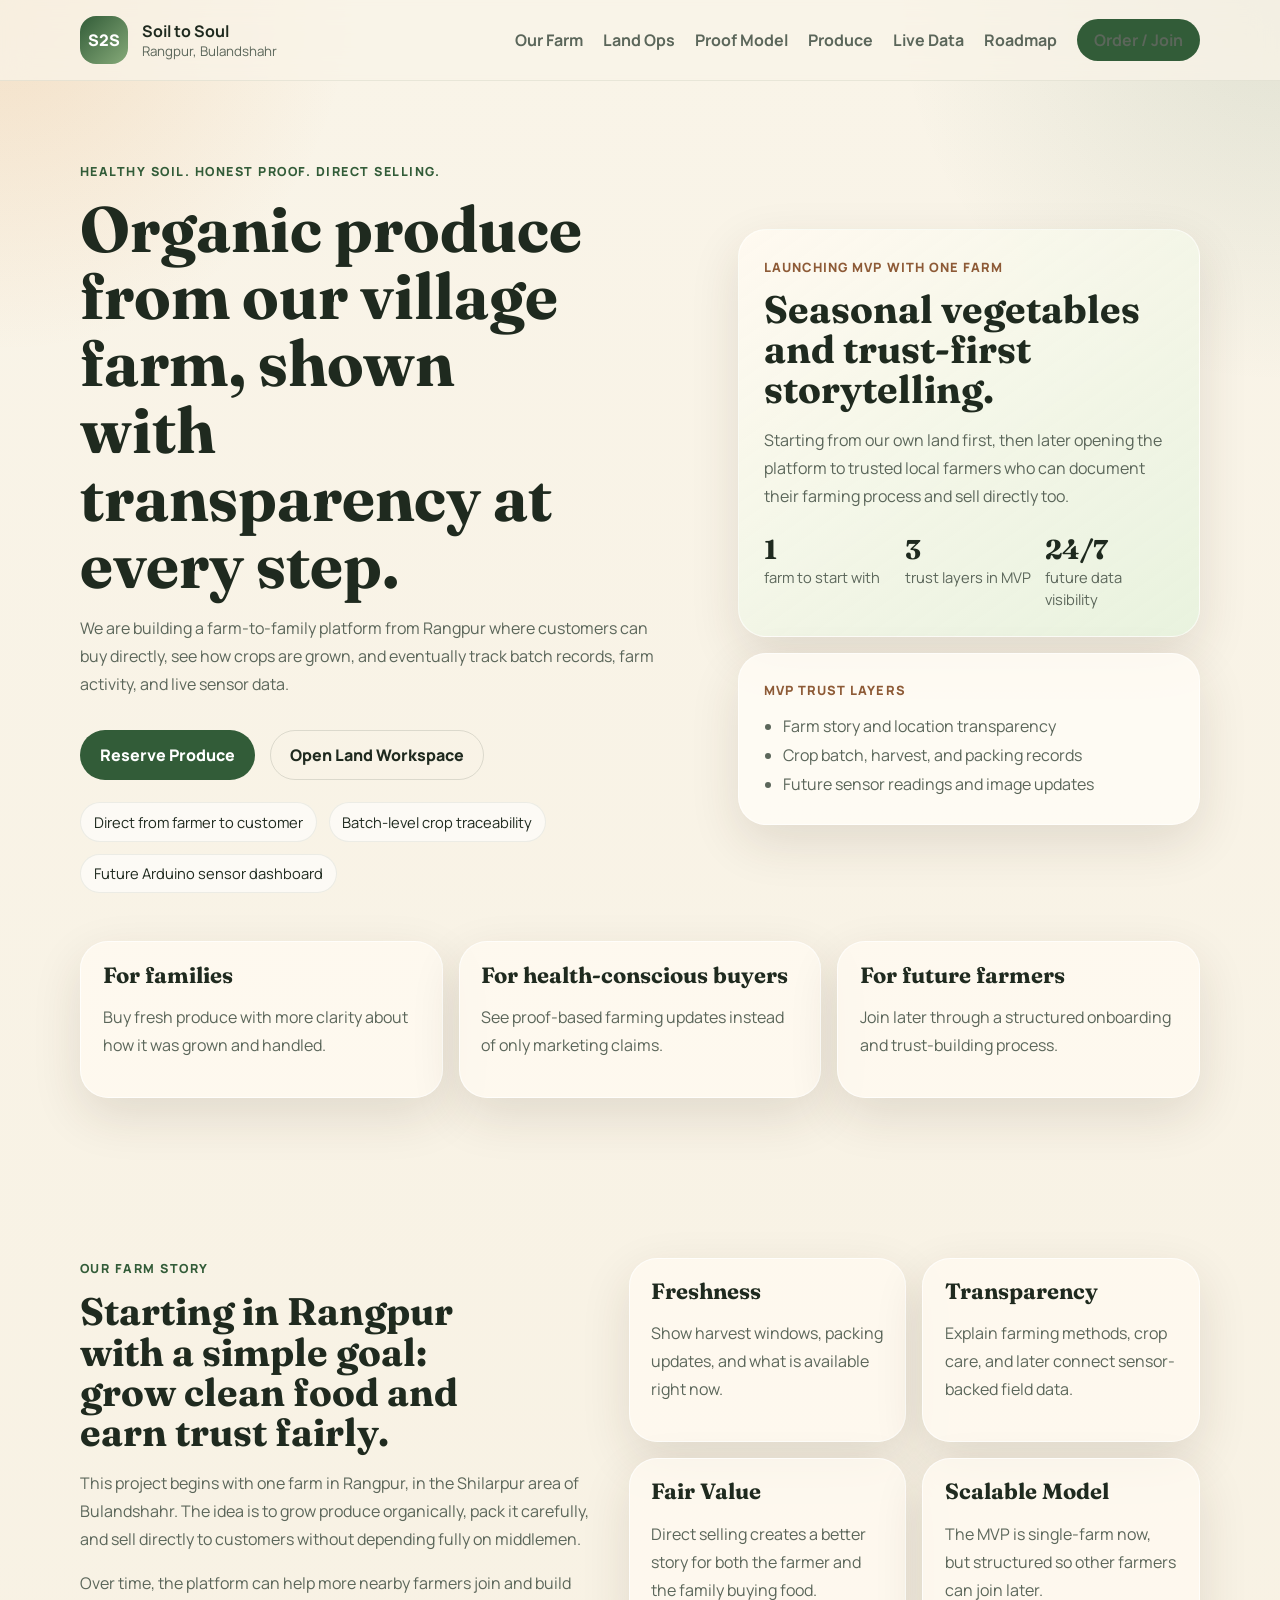
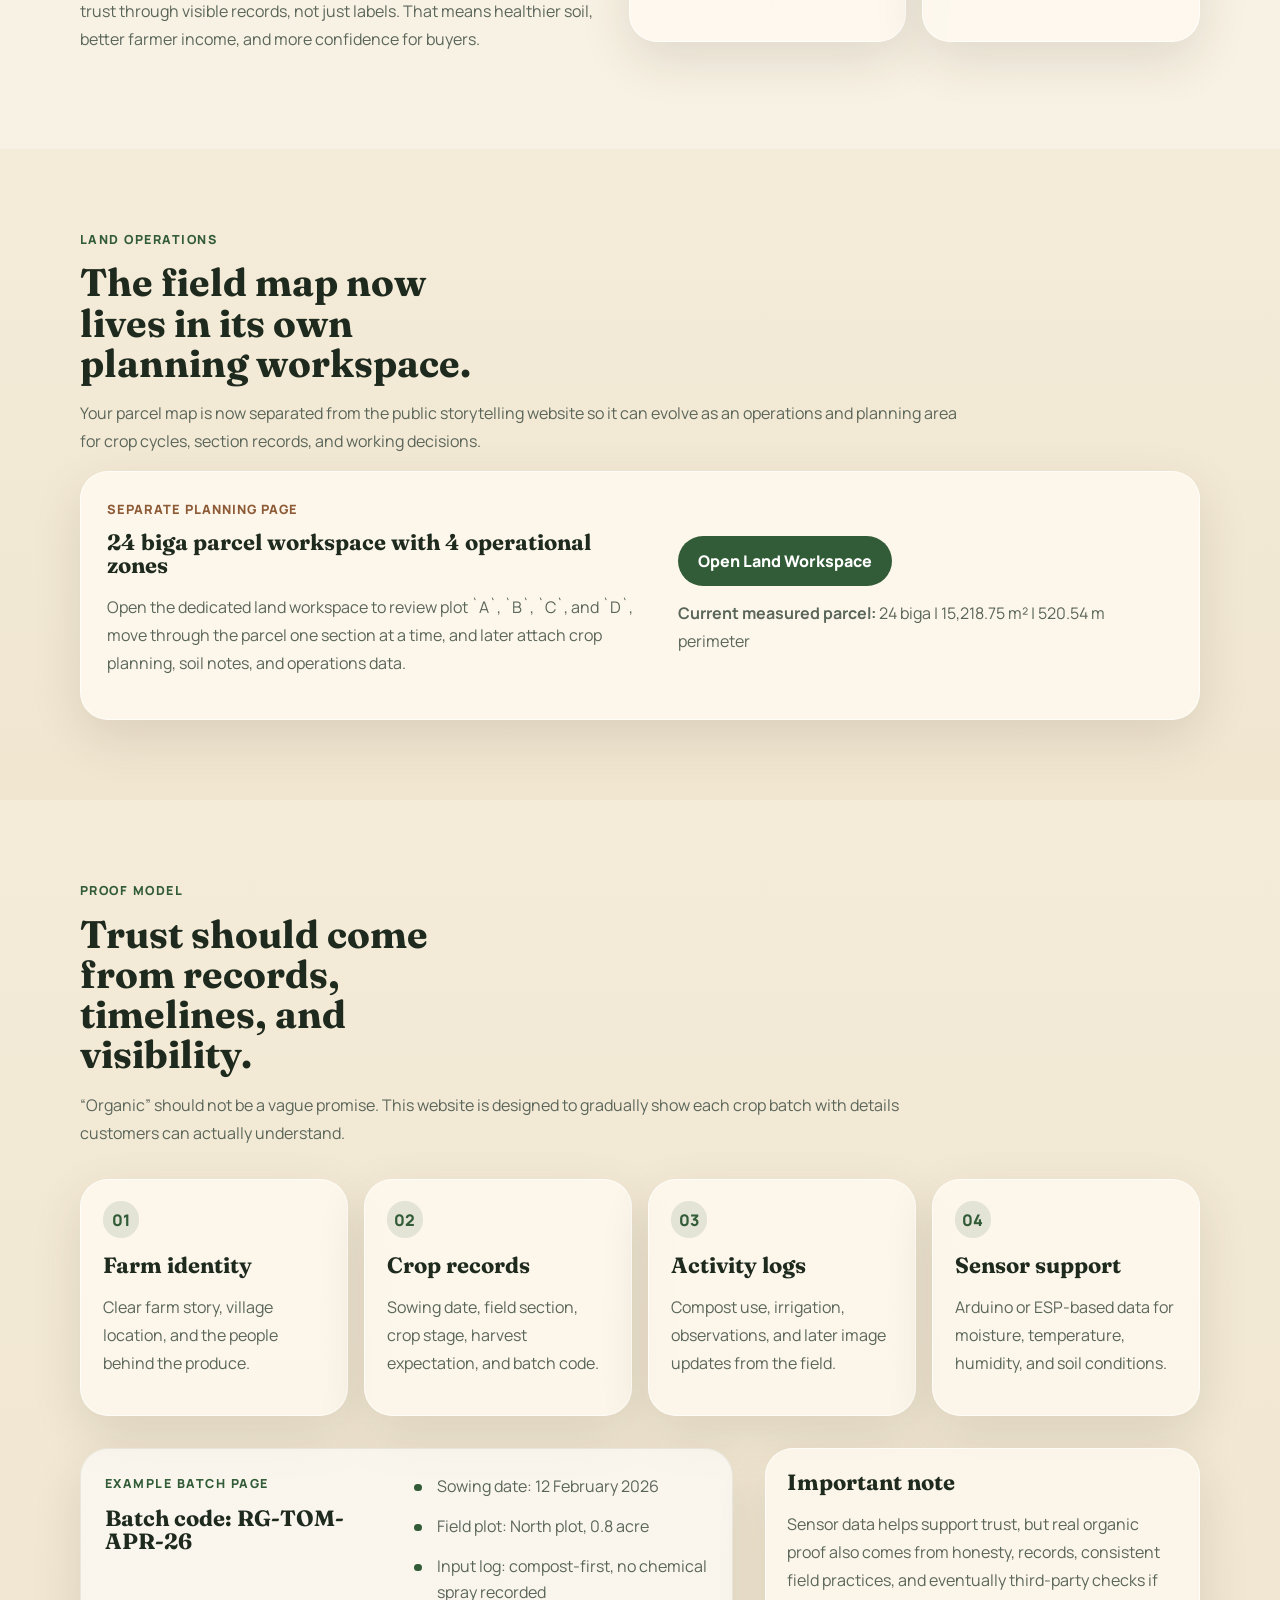
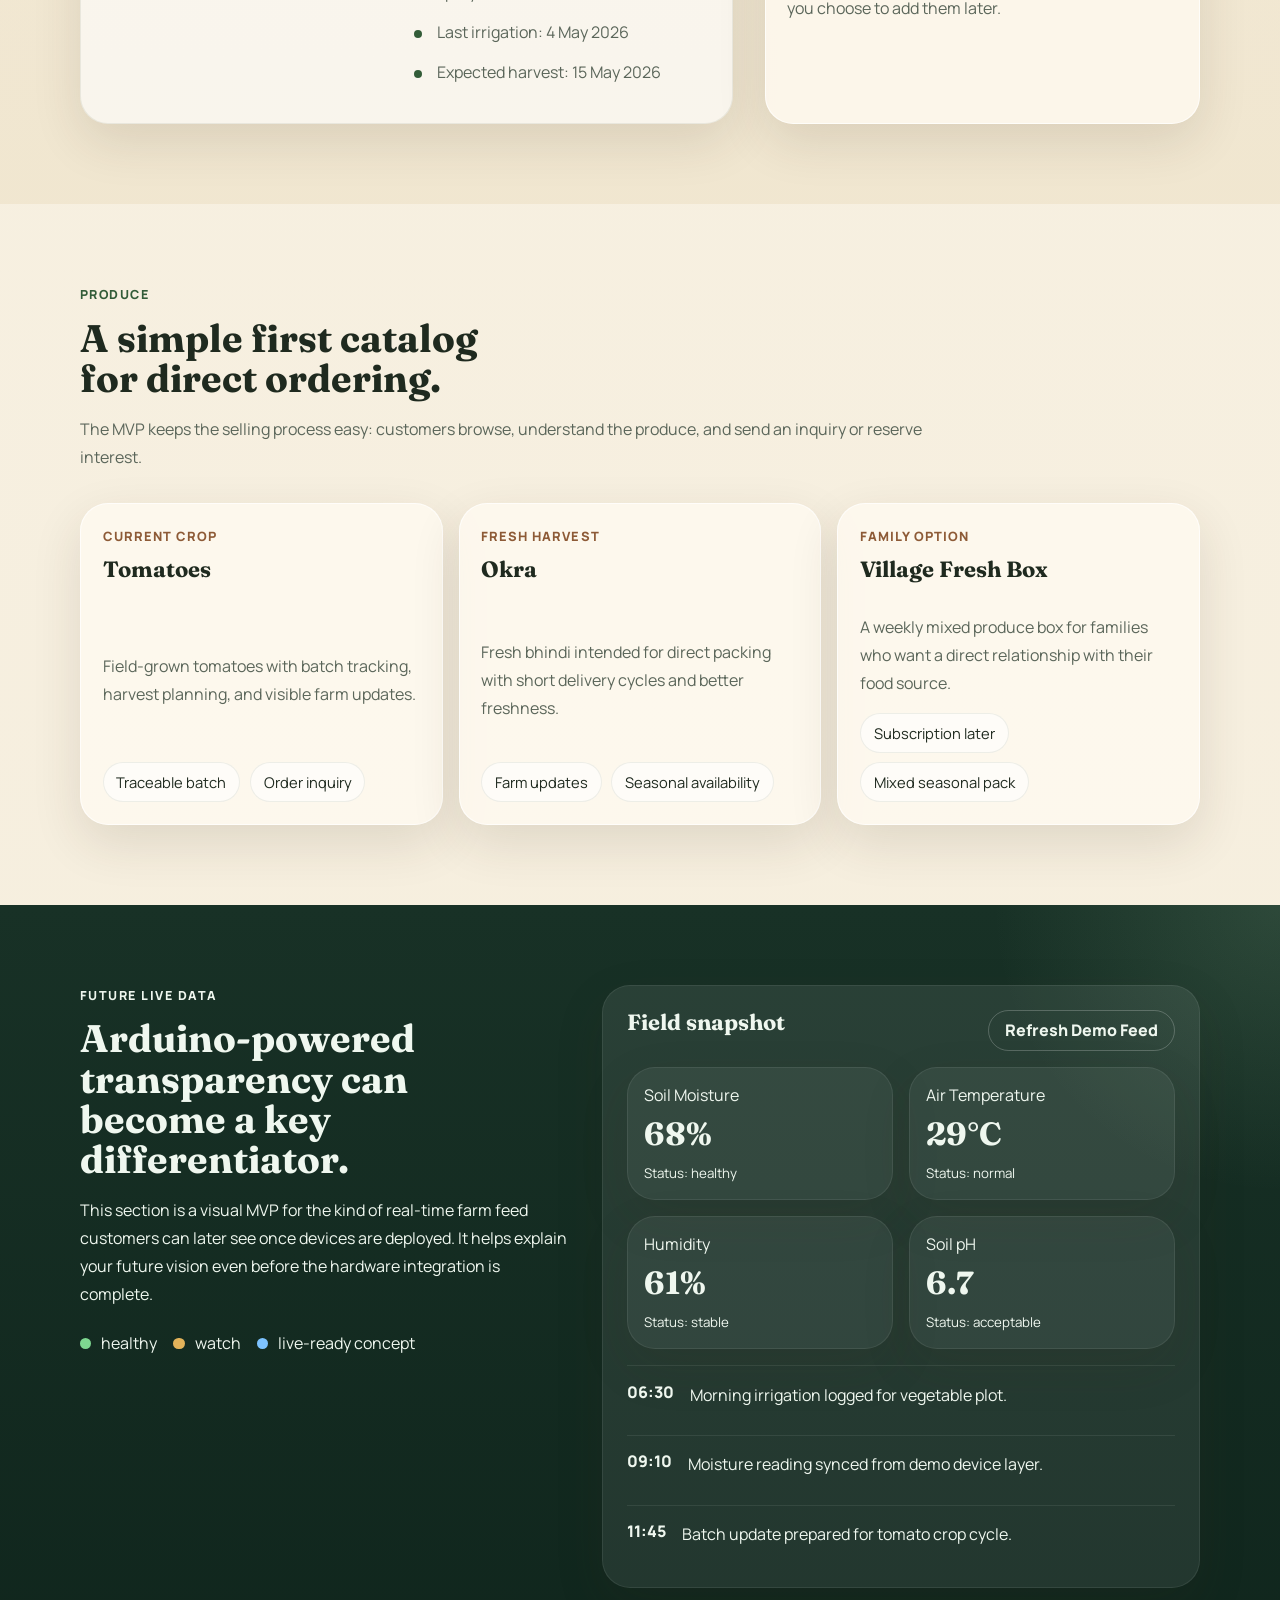
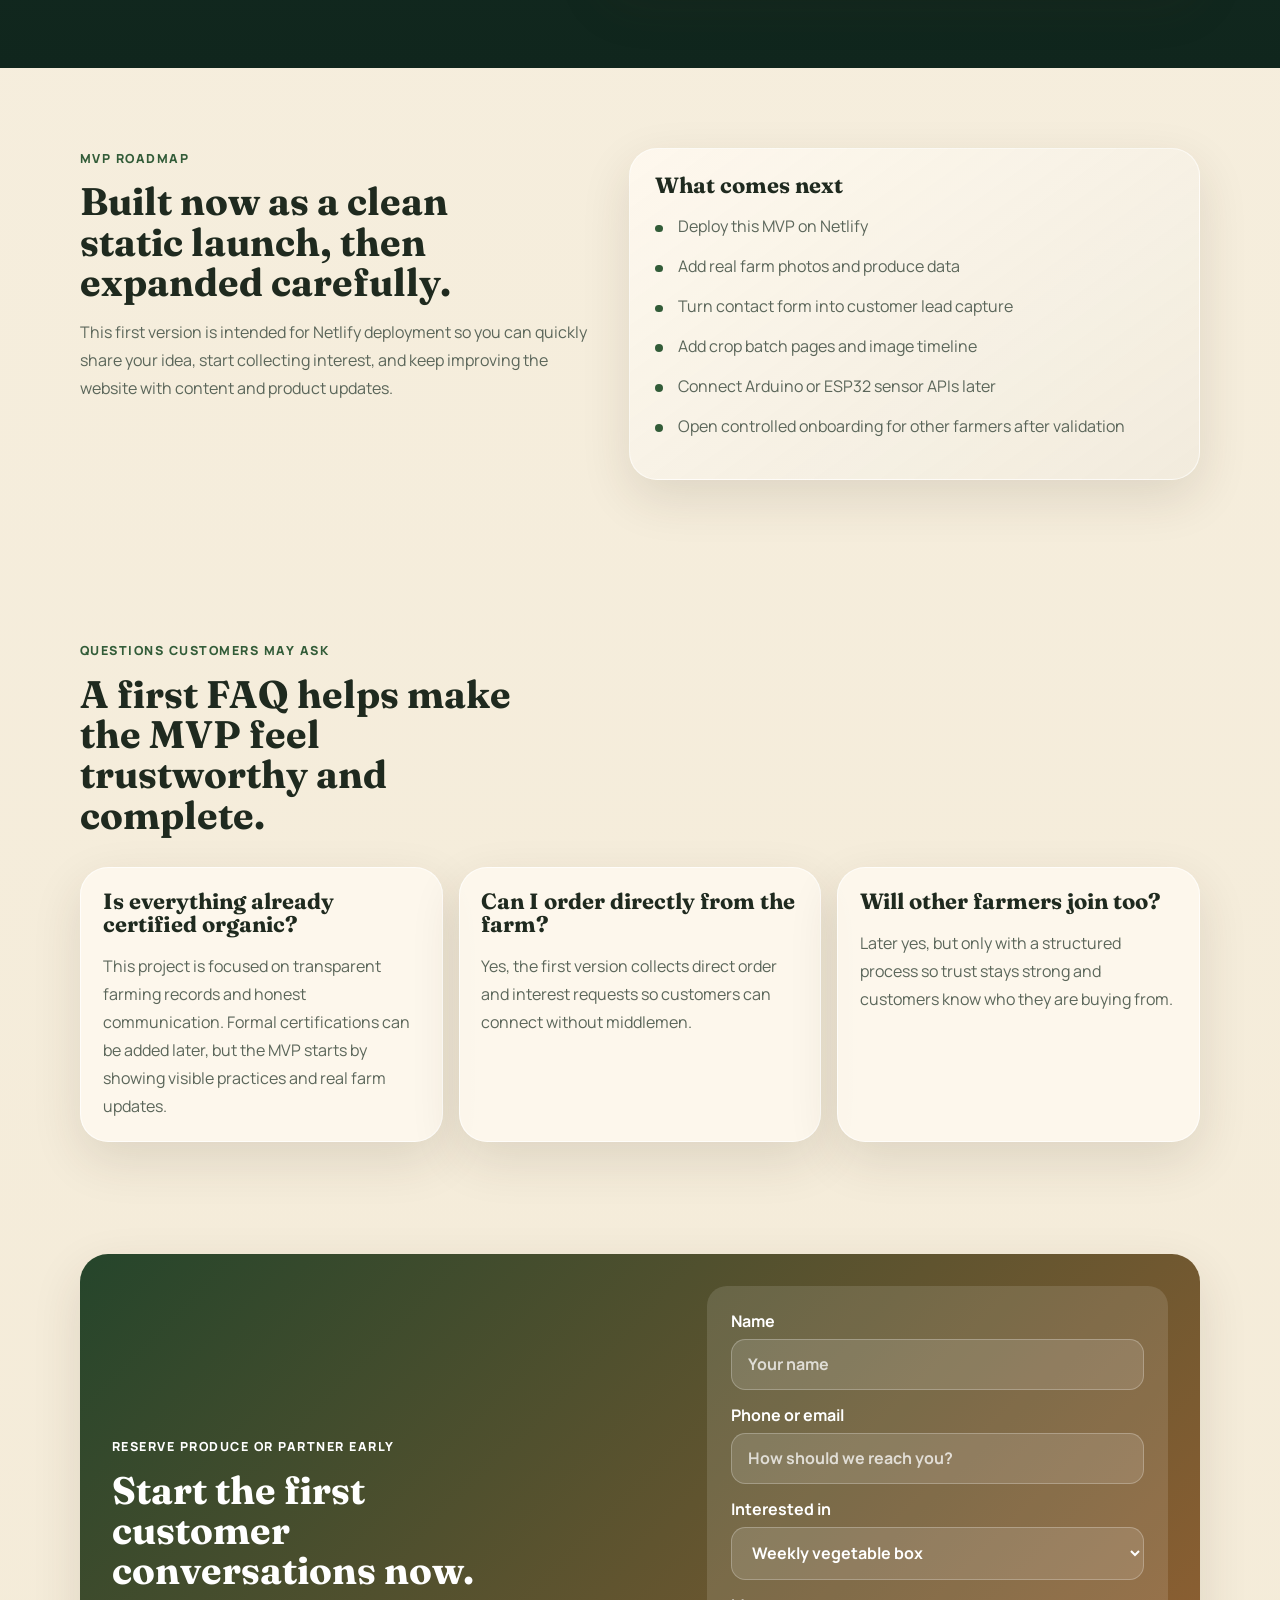
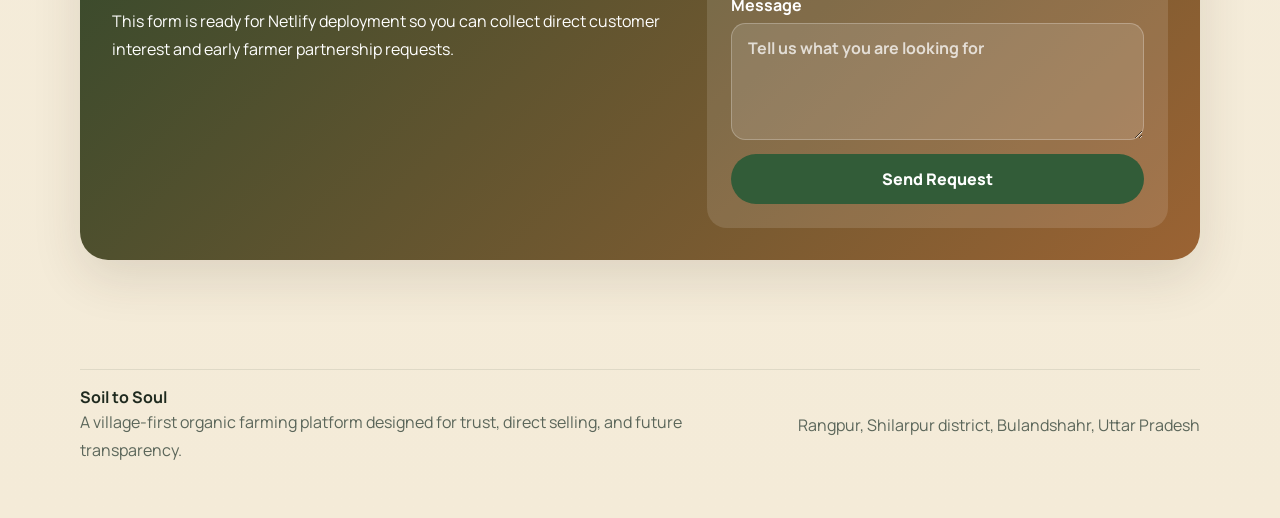
<file: index.html>
<!DOCTYPE html>
<html lang="en">
<head>
  <meta charset="UTF-8">
  <meta name="viewport" content="width=device-width, initial-scale=1.0">
  <title>Soil to Soul | Farm to Family</title>
  <meta name="description" content="Soil to Soul is a trust-first organic farm website from Rangpur, Shilarpur, Bulandshahr with direct ordering, crop traceability, and future-ready live farm data.">
  <meta name="theme-color" content="#24472d">
  <link rel="preconnect" href="https://fonts.googleapis.com">
  <link rel="preconnect" href="https://fonts.gstatic.com" crossorigin>
  <link href="https://fonts.googleapis.com/css2?family=Fraunces:wght@500;600;700&family=Manrope:wght@400;500;600;700;800&display=swap" rel="stylesheet">
  <link rel="stylesheet" href="styles.css">
</head>
<body>
  <header class="site-header">
    <div class="container nav-shell">
      <a class="brand" href="#top" aria-label="Soil to Soul">
        <span class="brand-mark">S2S</span>
        <span class="brand-text">
          <strong>Soil to Soul</strong>
          <small>Rangpur, Bulandshahr</small>
        </span>
      </a>

      <button class="nav-toggle" type="button" aria-expanded="false" aria-controls="site-nav" aria-label="Toggle navigation">
        <span></span>
        <span></span>
        <span></span>
      </button>

      <nav id="site-nav" class="site-nav">
        <a href="#story">Our Farm</a>
        <a href="/land-workspace.html">Land Ops</a>
        <a href="#proof">Proof Model</a>
        <a href="#produce">Produce</a>
        <a href="#dashboard">Live Data</a>
        <a href="#roadmap">Roadmap</a>
        <a href="#contact" class="button button-small">Order / Join</a>
      </nav>
    </div>
  </header>

  <main id="top">
    <section class="hero">
      <div class="container hero-grid">
        <div class="hero-copy">
          <p class="eyebrow">Healthy soil. Honest proof. Direct selling.</p>
          <h1>Organic produce from our village farm, shown with transparency at every step.</h1>
          <p class="hero-text">
            We are building a farm-to-family platform from Rangpur where customers can buy directly,
            see how crops are grown, and eventually track batch records, farm activity, and live sensor data.
          </p>
          <div class="hero-actions">
            <a class="button" href="#contact">Reserve Produce</a>
            <a class="button button-ghost" href="/land-workspace.html">Open Land Workspace</a>
          </div>
          <ul class="hero-highlights">
            <li>Direct from farmer to customer</li>
            <li>Batch-level crop traceability</li>
            <li>Future Arduino sensor dashboard</li>
          </ul>
        </div>

        <div class="hero-panel">
          <div class="panel-card panel-main">
            <p class="panel-label">Launching MVP with one farm</p>
            <h2>Seasonal vegetables and trust-first storytelling.</h2>
            <p>
              Starting from our own land first, then later opening the platform to trusted local farmers
              who can document their farming process and sell directly too.
            </p>
            <div class="stat-row">
              <div>
                <strong>1</strong>
                <span>farm to start with</span>
              </div>
              <div>
                <strong>3</strong>
                <span>trust layers in MVP</span>
              </div>
              <div>
                <strong>24/7</strong>
                <span>future data visibility</span>
              </div>
            </div>
          </div>

          <div class="panel-card panel-note">
            <p class="panel-label">MVP trust layers</p>
            <ul>
              <li>Farm story and location transparency</li>
              <li>Crop batch, harvest, and packing records</li>
              <li>Future sensor readings and image updates</li>
            </ul>
          </div>
        </div>
      </div>
    </section>

    <section class="section intro-strip">
      <div class="container intro-cards">
        <article class="mini-card">
          <h3>For families</h3>
          <p>Buy fresh produce with more clarity about how it was grown and handled.</p>
        </article>
        <article class="mini-card">
          <h3>For health-conscious buyers</h3>
          <p>See proof-based farming updates instead of only marketing claims.</p>
        </article>
        <article class="mini-card">
          <h3>For future farmers</h3>
          <p>Join later through a structured onboarding and trust-building process.</p>
        </article>
      </div>
    </section>

    <section class="section" id="story">
      <div class="container split-section">
        <div>
          <p class="eyebrow">Our farm story</p>
          <h2>Starting in Rangpur with a simple goal: grow clean food and earn trust fairly.</h2>
          <p>
            This project begins with one farm in Rangpur, in the Shilarpur area of Bulandshahr.
            The idea is to grow produce organically, pack it carefully, and sell directly to customers
            without depending fully on middlemen.
          </p>
          <p>
            Over time, the platform can help more nearby farmers join and build trust through visible records,
            not just labels. That means healthier soil, better farmer income, and more confidence for buyers.
          </p>
        </div>

        <div class="feature-grid">
          <article class="feature-card">
            <h3>Freshness</h3>
            <p>Show harvest windows, packing updates, and what is available right now.</p>
          </article>
          <article class="feature-card">
            <h3>Transparency</h3>
            <p>Explain farming methods, crop care, and later connect sensor-backed field data.</p>
          </article>
          <article class="feature-card">
            <h3>Fair Value</h3>
            <p>Direct selling creates a better story for both the farmer and the family buying food.</p>
          </article>
          <article class="feature-card">
            <h3>Scalable Model</h3>
            <p>The MVP is single-farm now, but structured so other farmers can join later.</p>
          </article>
        </div>
      </div>
    </section>

    <section class="section section-tinted" id="land-map">
      <div class="container">
        <div class="section-heading">
          <p class="eyebrow">Land operations</p>
          <h2>The field map now lives in its own planning workspace.</h2>
          <p>
            Your parcel map is now separated from the public storytelling website so it can evolve as an operations and
            planning area for crop cycles, section records, and working decisions.
          </p>
        </div>

        <div class="land-preview-card">
          <div>
            <p class="panel-label">Separate planning page</p>
            <h3>24 biga parcel workspace with 4 operational zones</h3>
            <p>
              Open the dedicated land workspace to review plot `A`, `B`, `C`, and `D`, move through the parcel one section at a time,
              and later attach crop planning, soil notes, and operations data.
            </p>
          </div>
          <div class="land-preview-actions">
            <a class="button" href="/land-workspace.html">Open Land Workspace</a>
            <p><strong>Current measured parcel:</strong> 24 biga | 15,218.75 m² | 520.54 m perimeter</p>
          </div>
        </div>
      </div>
    </section>

    <section class="section section-tinted" id="proof">
      <div class="container">
        <div class="section-heading">
          <p class="eyebrow">Proof model</p>
          <h2>Trust should come from records, timelines, and visibility.</h2>
          <p>
            “Organic” should not be a vague promise. This website is designed to gradually show each crop batch
            with details customers can actually understand.
          </p>
        </div>

        <div class="timeline-grid">
          <article class="timeline-card">
            <span>01</span>
            <h3>Farm identity</h3>
            <p>Clear farm story, village location, and the people behind the produce.</p>
          </article>
          <article class="timeline-card">
            <span>02</span>
            <h3>Crop records</h3>
            <p>Sowing date, field section, crop stage, harvest expectation, and batch code.</p>
          </article>
          <article class="timeline-card">
            <span>03</span>
            <h3>Activity logs</h3>
            <p>Compost use, irrigation, observations, and later image updates from the field.</p>
          </article>
          <article class="timeline-card">
            <span>04</span>
            <h3>Sensor support</h3>
            <p>Arduino or ESP-based data for moisture, temperature, humidity, and soil conditions.</p>
          </article>
        </div>

        <div class="proof-grid">
          <article class="traceability-box">
            <div>
              <p class="eyebrow">Example batch page</p>
              <h3>Batch code: RG-TOM-APR-26</h3>
            </div>
            <ul class="batch-points">
              <li>Sowing date: 12 February 2026</li>
              <li>Field plot: North plot, 0.8 acre</li>
              <li>Input log: compost-first, no chemical spray recorded</li>
              <li>Last irrigation: 4 May 2026</li>
              <li>Expected harvest: 15 May 2026</li>
            </ul>
          </article>

          <article class="proof-note">
            <h3>Important note</h3>
            <p>
              Sensor data helps support trust, but real organic proof also comes from honesty, records,
              consistent field practices, and eventually third-party checks if you choose to add them later.
            </p>
          </article>
        </div>
      </div>
    </section>

    <section class="section" id="produce">
      <div class="container">
        <div class="section-heading">
          <p class="eyebrow">Produce</p>
          <h2>A simple first catalog for direct ordering.</h2>
          <p>
            The MVP keeps the selling process easy: customers browse, understand the produce, and send an inquiry or reserve interest.
          </p>
        </div>

        <div class="produce-grid">
          <article class="produce-card">
            <div class="produce-top">
              <p class="produce-tag">Current crop</p>
              <h3>Tomatoes</h3>
            </div>
            <p>Field-grown tomatoes with batch tracking, harvest planning, and visible farm updates.</p>
            <div class="produce-meta">
              <span>Traceable batch</span>
              <span>Order inquiry</span>
            </div>
          </article>

          <article class="produce-card">
            <div class="produce-top">
              <p class="produce-tag">Fresh harvest</p>
              <h3>Okra</h3>
            </div>
            <p>Fresh bhindi intended for direct packing with short delivery cycles and better freshness.</p>
            <div class="produce-meta">
              <span>Farm updates</span>
              <span>Seasonal availability</span>
            </div>
          </article>

          <article class="produce-card">
            <div class="produce-top">
              <p class="produce-tag">Family option</p>
              <h3>Village Fresh Box</h3>
            </div>
            <p>A weekly mixed produce box for families who want a direct relationship with their food source.</p>
            <div class="produce-meta">
              <span>Subscription later</span>
              <span>Mixed seasonal pack</span>
            </div>
          </article>
        </div>
      </div>
    </section>

    <section class="section section-dark" id="dashboard">
      <div class="container dashboard-grid">
        <div>
          <p class="eyebrow eyebrow-dark">Future live data</p>
          <h2>Arduino-powered transparency can become a key differentiator.</h2>
          <p>
            This section is a visual MVP for the kind of real-time farm feed customers can later see once devices are deployed.
            It helps explain your future vision even before the hardware integration is complete.
          </p>
          <div class="legend">
            <span><i class="dot dot-green"></i> healthy</span>
            <span><i class="dot dot-amber"></i> watch</span>
            <span><i class="dot dot-blue"></i> live-ready concept</span>
          </div>
        </div>

        <div class="dashboard-card">
          <div class="dashboard-head">
            <h3>Field snapshot</h3>
            <button id="refreshButton" class="button button-small button-ghost-dark" type="button">Refresh Demo Feed</button>
          </div>

          <div class="sensor-grid">
            <article class="sensor-card">
              <span>Soil Moisture</span>
              <strong id="moistureValue">68%</strong>
              <small>Status: healthy</small>
            </article>
            <article class="sensor-card">
              <span>Air Temperature</span>
              <strong id="temperatureValue">29°C</strong>
              <small>Status: normal</small>
            </article>
            <article class="sensor-card">
              <span>Humidity</span>
              <strong id="humidityValue">61%</strong>
              <small>Status: stable</small>
            </article>
            <article class="sensor-card">
              <span>Soil pH</span>
              <strong id="phValue">6.7</strong>
              <small>Status: acceptable</small>
            </article>
          </div>

          <div class="activity-feed">
            <div class="feed-item">
              <span class="feed-time">06:30</span>
              <p>Morning irrigation logged for vegetable plot.</p>
            </div>
            <div class="feed-item">
              <span class="feed-time">09:10</span>
              <p>Moisture reading synced from demo device layer.</p>
            </div>
            <div class="feed-item">
              <span class="feed-time">11:45</span>
              <p>Batch update prepared for tomato crop cycle.</p>
            </div>
          </div>
        </div>
      </div>
    </section>

    <section class="section" id="roadmap">
      <div class="container split-section">
        <div>
          <p class="eyebrow">MVP roadmap</p>
          <h2>Built now as a clean static launch, then expanded carefully.</h2>
          <p>
            This first version is intended for Netlify deployment so you can quickly share your idea, start collecting interest,
            and keep improving the website with content and product updates.
          </p>
        </div>

        <div class="checklist-card">
          <h3>What comes next</h3>
          <ul class="checklist">
            <li>Deploy this MVP on Netlify</li>
            <li>Add real farm photos and produce data</li>
            <li>Turn contact form into customer lead capture</li>
            <li>Add crop batch pages and image timeline</li>
            <li>Connect Arduino or ESP32 sensor APIs later</li>
            <li>Open controlled onboarding for other farmers after validation</li>
          </ul>
        </div>
      </div>
    </section>

    <section class="section faq-section">
      <div class="container">
        <div class="section-heading">
          <p class="eyebrow">Questions customers may ask</p>
          <h2>A first FAQ helps make the MVP feel trustworthy and complete.</h2>
        </div>

        <div class="faq-grid">
          <article class="faq-card">
            <h3>Is everything already certified organic?</h3>
            <p>
              This project is focused on transparent farming records and honest communication. Formal certifications can be added later,
              but the MVP starts by showing visible practices and real farm updates.
            </p>
          </article>
          <article class="faq-card">
            <h3>Can I order directly from the farm?</h3>
            <p>
              Yes, the first version collects direct order and interest requests so customers can connect without middlemen.
            </p>
          </article>
          <article class="faq-card">
            <h3>Will other farmers join too?</h3>
            <p>
              Later yes, but only with a structured process so trust stays strong and customers know who they are buying from.
            </p>
          </article>
        </div>
      </div>
    </section>

    <section class="section section-accent" id="contact">
      <div class="container cta-card">
        <div>
          <p class="eyebrow">Reserve produce or partner early</p>
          <h2>Start the first customer conversations now.</h2>
          <p>
            This form is ready for Netlify deployment so you can collect direct customer interest and early farmer partnership requests.
          </p>
        </div>

        <form
          class="interest-form"
          name="organic-mvp-interest"
          method="POST"
          data-netlify="true"
          netlify-honeypot="bot-field"
          action="/thank-you.html"
        >
          <input type="hidden" name="form-name" value="organic-mvp-interest">
          <p class="hidden-field">
            <label>Do not fill this if you are human: <input name="bot-field"></label>
          </p>
          <label>
            Name
            <input type="text" name="name" placeholder="Your name" required>
          </label>
          <label>
            Phone or email
            <input type="text" name="contact" placeholder="How should we reach you?" required>
          </label>
          <label>
            Interested in
            <select name="interest">
              <option value="weekly-box">Weekly vegetable box</option>
              <option value="single-order">Single crop order</option>
              <option value="farm-visit">Farm visit or discussion</option>
              <option value="farmer-partnership">Farmer partnership</option>
            </select>
          </label>
          <label>
            Message
            <textarea name="message" rows="4" placeholder="Tell us what you are looking for"></textarea>
          </label>
          <button class="button" type="submit">Send Request</button>
        </form>
      </div>
    </section>
  </main>

  <footer class="site-footer">
    <div class="container footer-shell">
      <div>
        <strong>Soil to Soul</strong>
        <p>A village-first organic farming platform designed for trust, direct selling, and future transparency.</p>
      </div>
      <p>Rangpur, Shilarpur district, Bulandshahr, Uttar Pradesh</p>
    </div>
  </footer>

  <script src="script.js"></script>
</body>
</html>
</file>
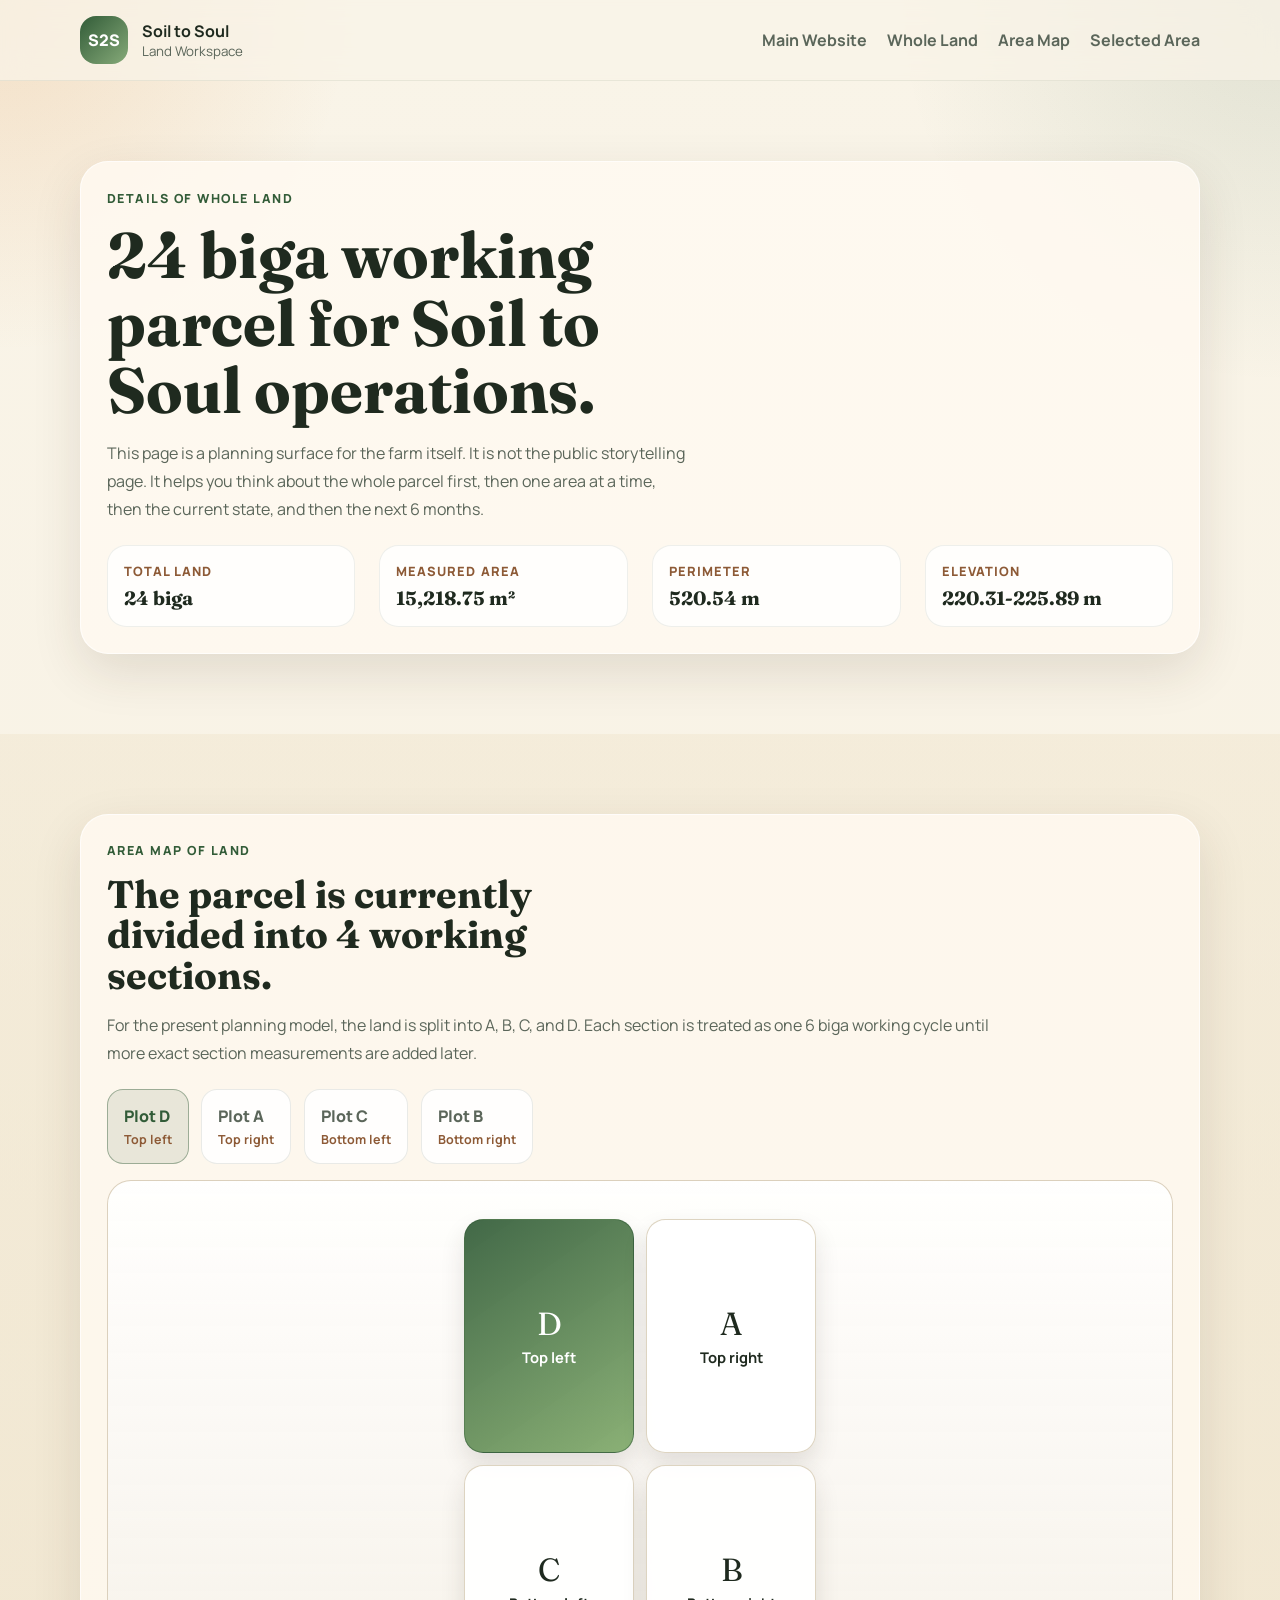
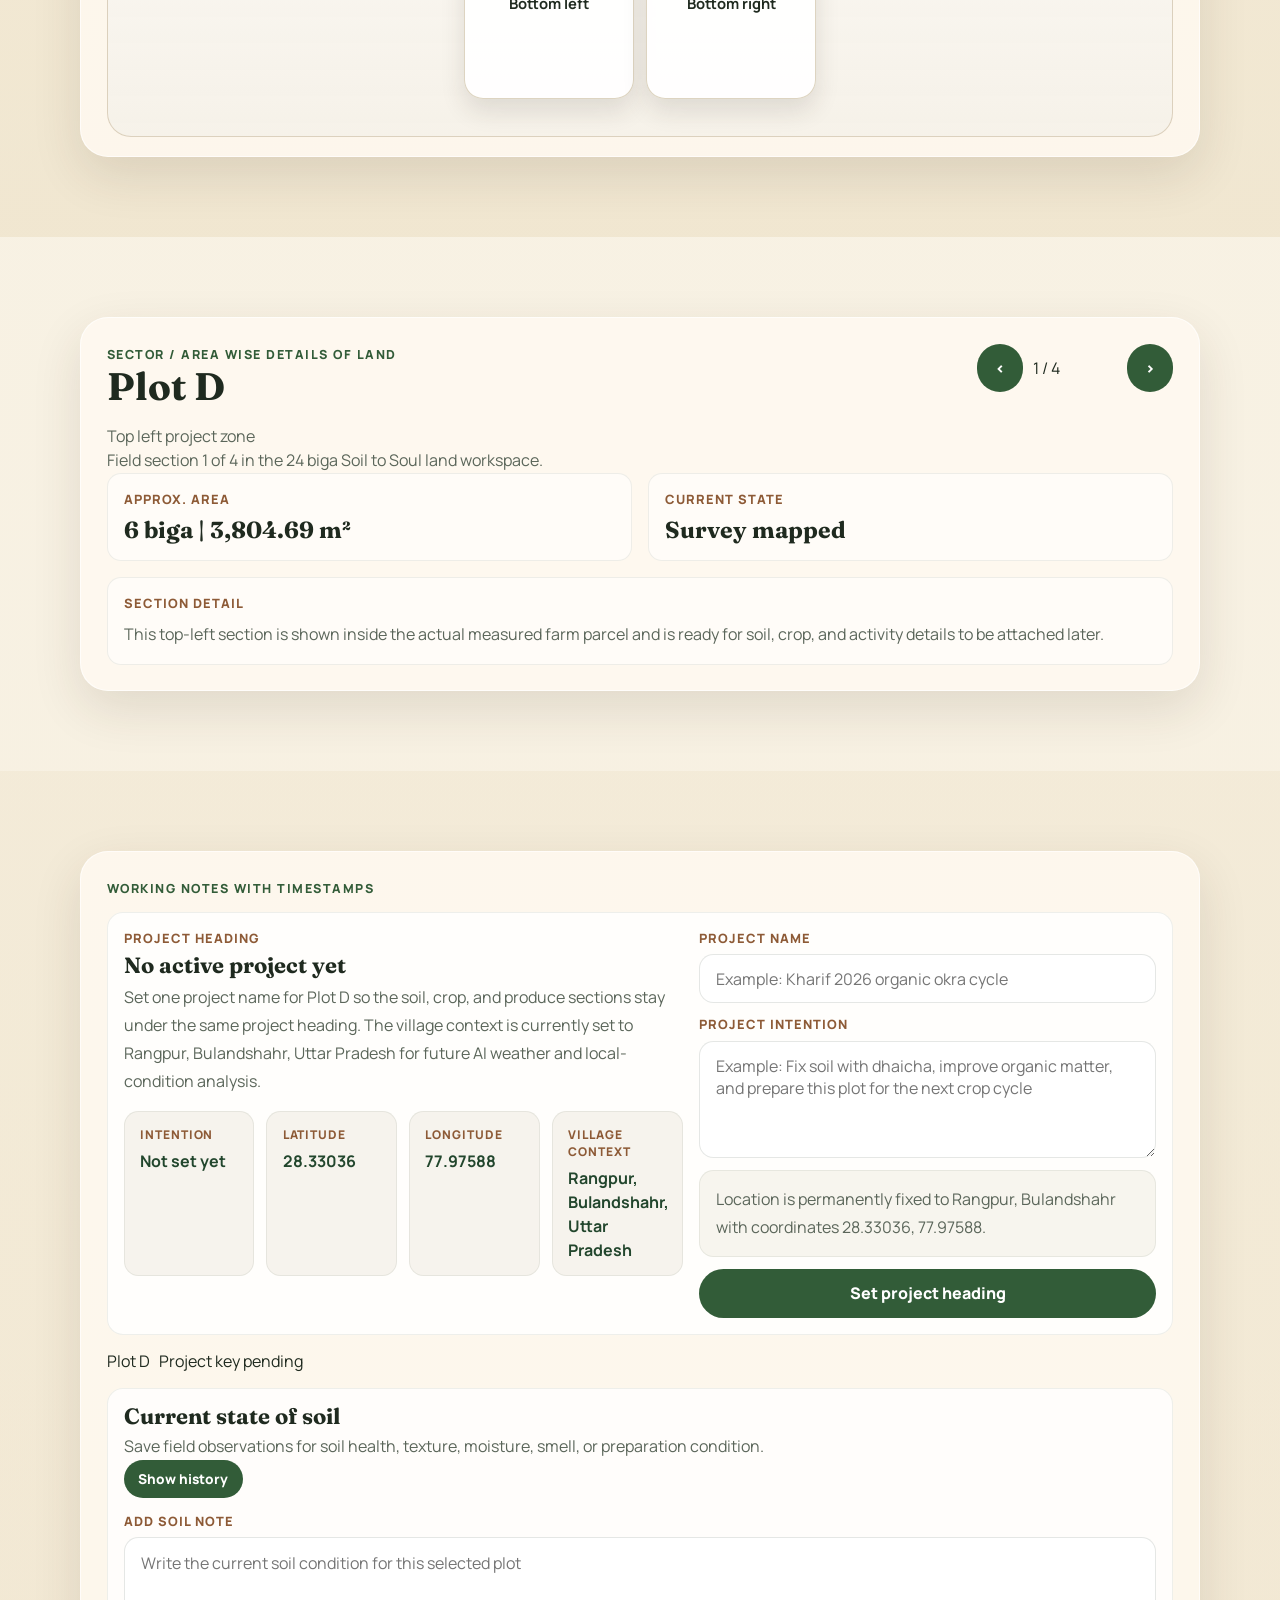
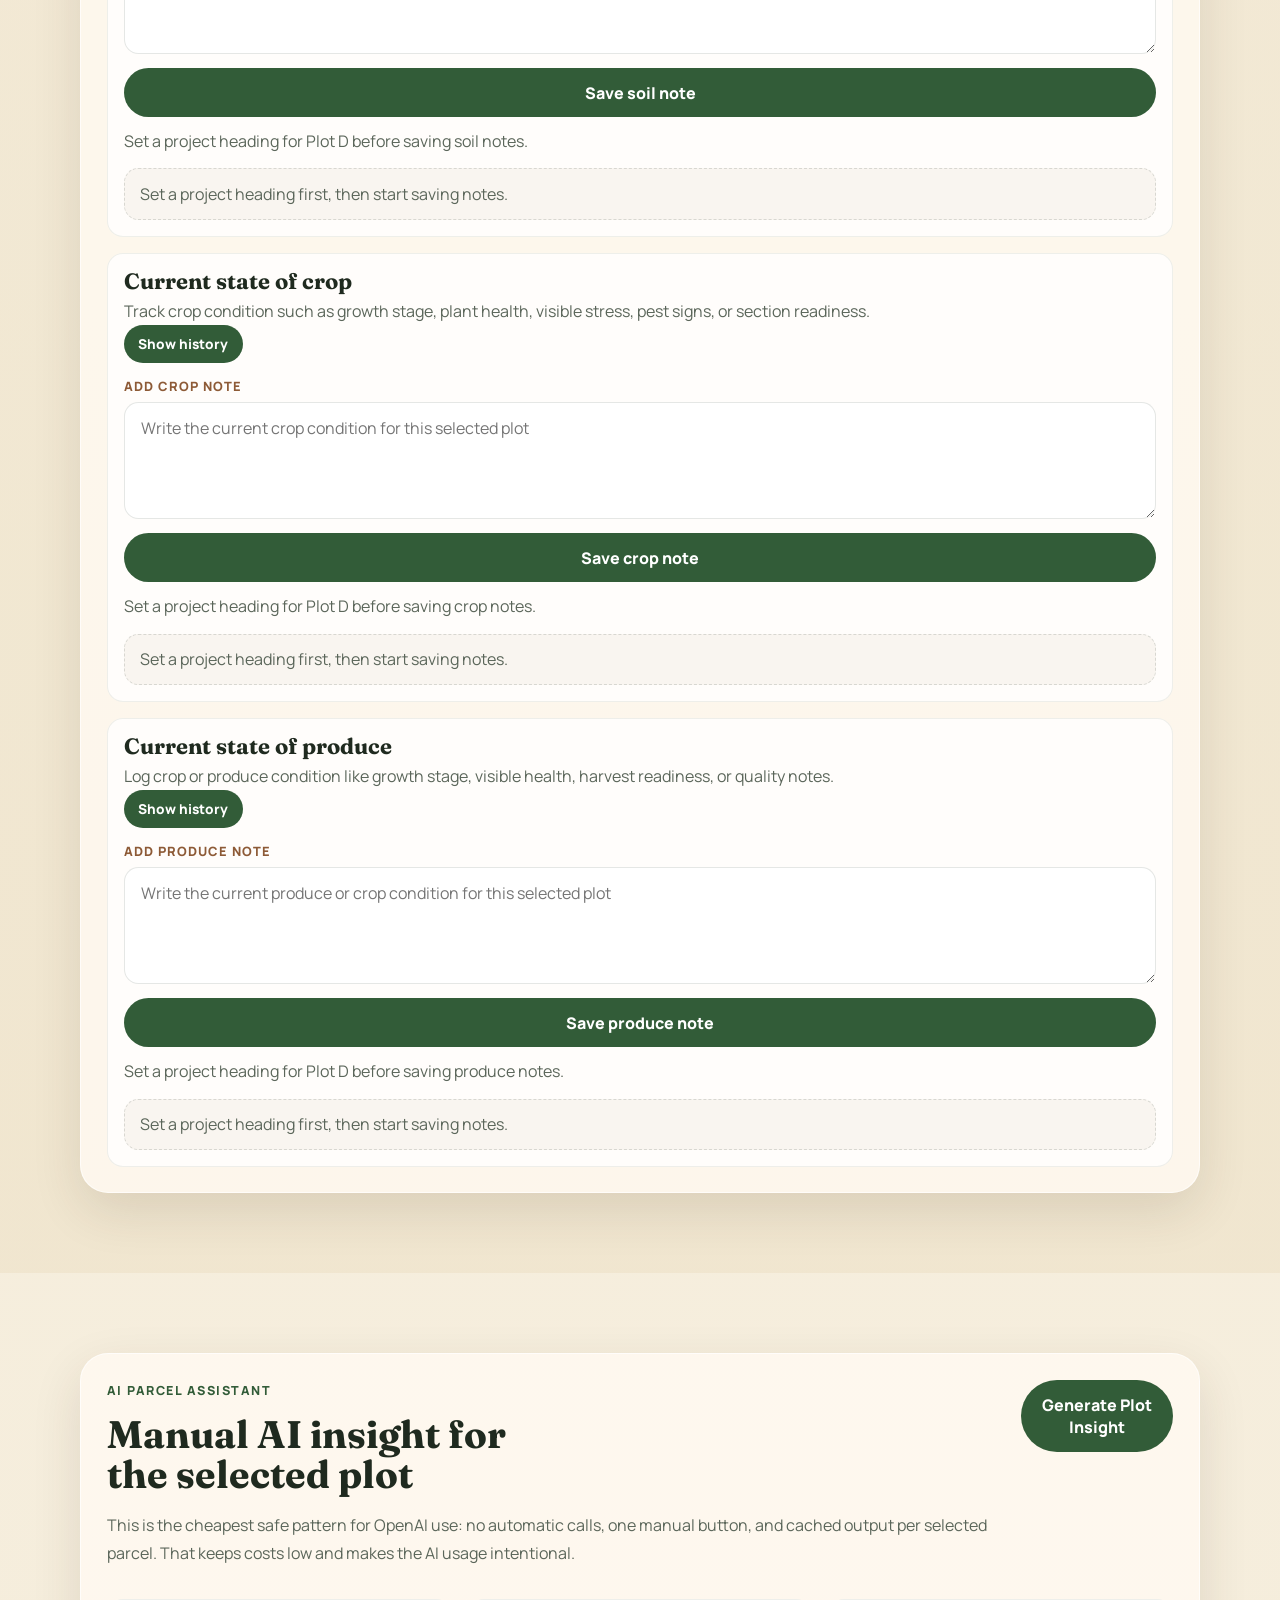
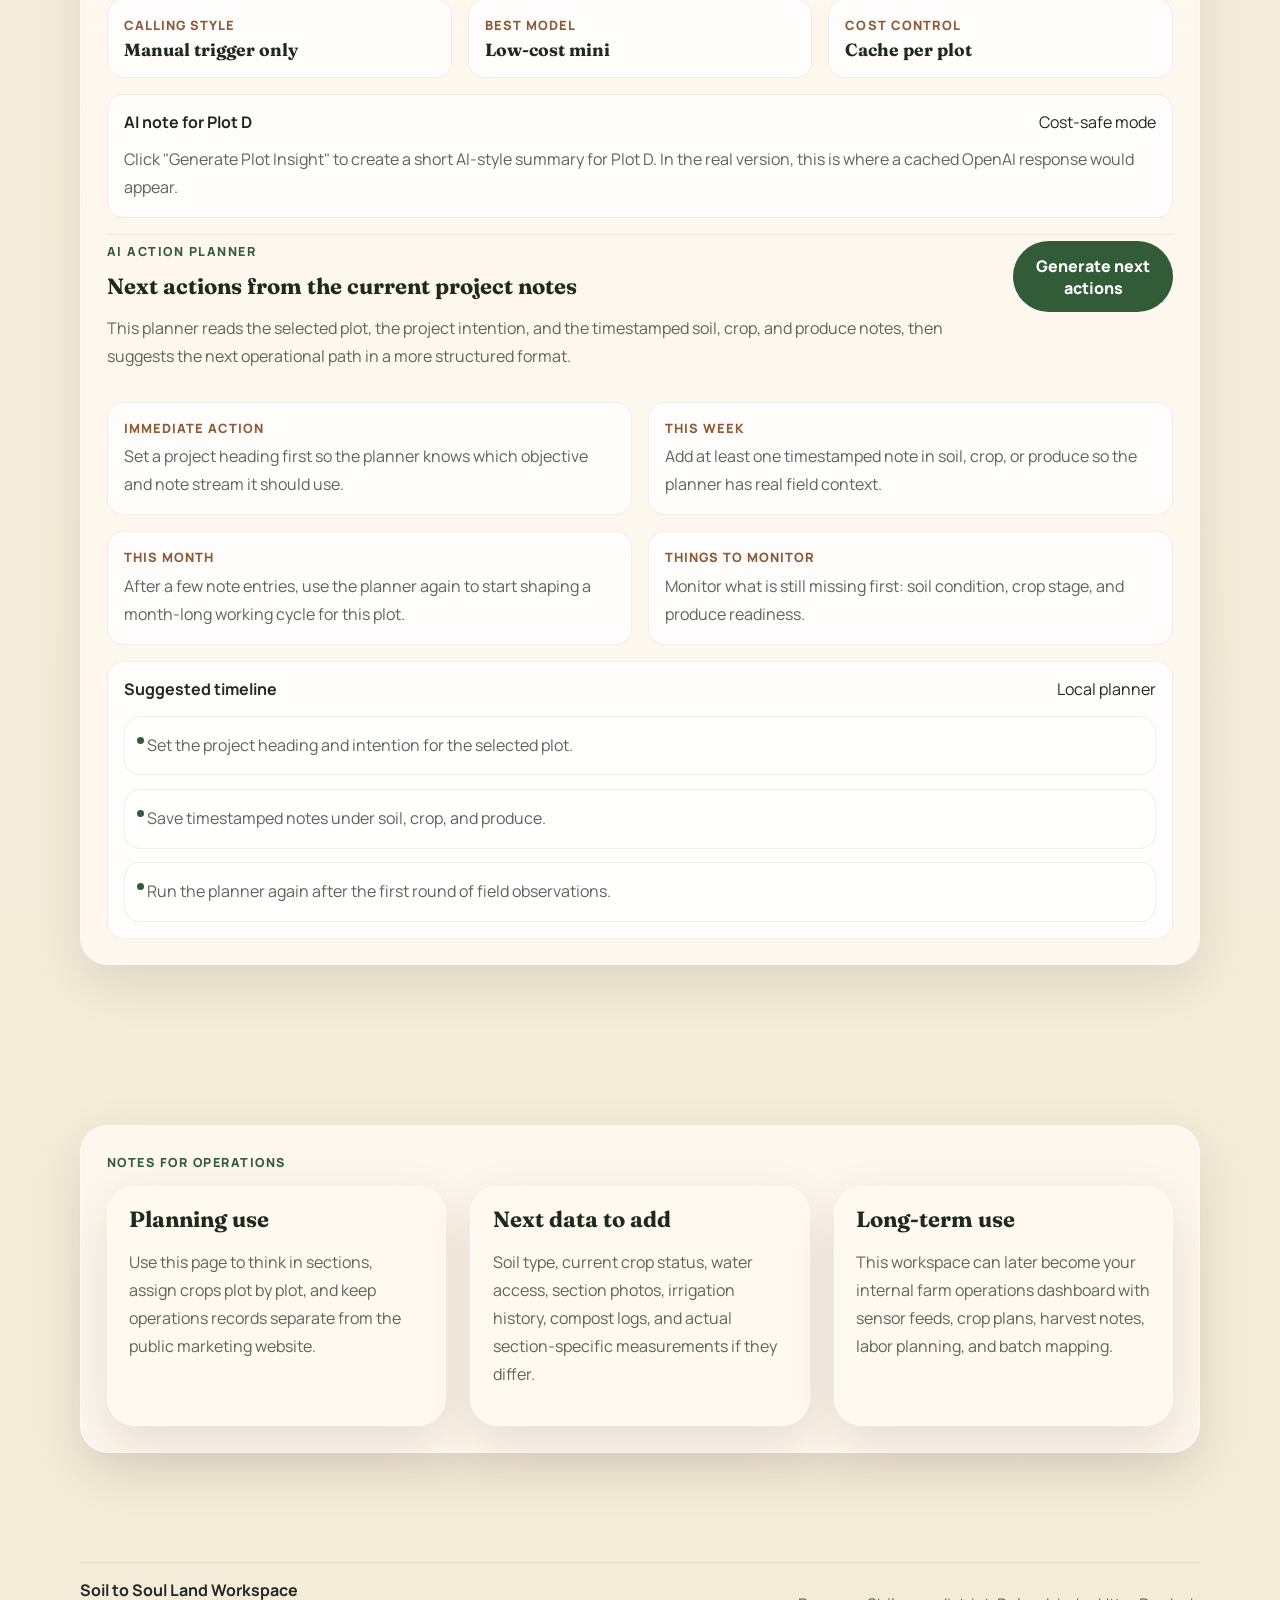
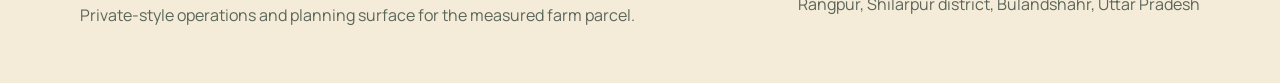
<file: land-workspace.html>
<!DOCTYPE html>
<html lang="en">
<head>
  <meta charset="UTF-8">
  <meta name="viewport" content="width=device-width, initial-scale=1.0">
  <title>Soil to Soul | Land Workspace</title>
  <meta name="description" content="Operational land workspace for the Soil to Soul farm parcel in Rangpur, including plot sections, parcel measurements, and planning-ready field details.">
  <meta name="theme-color" content="#24472d">
  <link rel="preconnect" href="https://fonts.googleapis.com">
  <link rel="preconnect" href="https://fonts.gstatic.com" crossorigin>
  <link href="https://fonts.googleapis.com/css2?family=Fraunces:wght@500;600;700&family=Manrope:wght@400;500;600;700;800&display=swap" rel="stylesheet">
  <link rel="stylesheet" href="styles.css">
</head>
<body>
  <header class="site-header">
    <div class="container nav-shell">
      <a class="brand" href="/index.html" aria-label="Soil to Soul">
        <span class="brand-mark">S2S</span>
        <span class="brand-text">
          <strong>Soil to Soul</strong>
          <small>Land Workspace</small>
        </span>
      </a>

      <button class="nav-toggle" type="button" aria-expanded="false" aria-controls="site-nav" aria-label="Toggle navigation">
        <span></span>
        <span></span>
        <span></span>
      </button>

      <nav id="site-nav" class="site-nav">
        <a href="/index.html">Main Website</a>
        <a href="#whole-land">Whole Land</a>
        <a href="#workspace-map">Area Map</a>
        <a href="#selected-area">Selected Area</a>
      </nav>
    </div>
  </header>

  <main id="workspace-top" class="land-page-shell">
    <section class="section" id="whole-land">
      <div class="container land-flow">
        <article class="land-flow-card land-flow-intro">
          <p class="eyebrow">Details of whole land</p>
          <h1>24 biga working parcel for Soil to Soul operations.</h1>
          <p class="hero-text">
            This page is a planning surface for the farm itself. It is not the public storytelling page.
            It helps you think about the whole parcel first, then one area at a time, then the current state,
            and then the next 6 months.
          </p>
          <div class="whole-land-grid">
            <article class="whole-land-metric">
              <span>Total land</span>
              <strong>24 biga</strong>
            </article>
            <article class="whole-land-metric">
              <span>Measured area</span>
              <strong>15,218.75 m²</strong>
            </article>
            <article class="whole-land-metric">
              <span>Perimeter</span>
              <strong>520.54 m</strong>
            </article>
            <article class="whole-land-metric">
              <span>Elevation</span>
              <strong>220.31-225.89 m</strong>
            </article>
          </div>
        </article>
      </div>
    </section>

    <section class="section section-tinted" id="workspace-map">
      <div class="container land-flow">
        <article class="land-flow-card land-map-sheet">
          <div class="section-heading section-heading-tight">
            <p class="eyebrow">Area map of land</p>
            <h2>The parcel is currently divided into 4 working sections.</h2>
            <p>
              For the present planning model, the land is split into A, B, C, and D.
              Each section is treated as one 6 biga working cycle until more exact section measurements are added later.
            </p>
          </div>

          <div class="plot-chip-bar" role="tablist" aria-label="Land section controls">
            <button class="plot-chip is-active" type="button" data-plot-chip="D" aria-selected="true">Plot D <span>Top left</span></button>
            <button class="plot-chip" type="button" data-plot-chip="A" aria-selected="false">Plot A <span>Top right</span></button>
            <button class="plot-chip" type="button" data-plot-chip="C" aria-selected="false">Plot C <span>Bottom left</span></button>
            <button class="plot-chip" type="button" data-plot-chip="B" aria-selected="false">Plot B <span>Bottom right</span></button>
          </div>

          <div class="land-diagram land-diagram-sheet" role="group" aria-label="Interactive farm land prototype">
            <div class="field-grid">
              <button class="plot-zone is-active" type="button" data-plot="D" aria-pressed="true">
                <span class="plot-zone-label">D</span>
                <span class="plot-zone-note">Top left</span>
              </button>
              <button class="plot-zone" type="button" data-plot="A" aria-pressed="false">
                <span class="plot-zone-label">A</span>
                <span class="plot-zone-note">Top right</span>
              </button>
              <button class="plot-zone" type="button" data-plot="C" aria-pressed="false">
                <span class="plot-zone-label">C</span>
                <span class="plot-zone-note">Bottom left</span>
              </button>
              <button class="plot-zone" type="button" data-plot="B" aria-pressed="false">
                <span class="plot-zone-label">B</span>
                <span class="plot-zone-note">Bottom right</span>
              </button>
            </div>
          </div>
        </article>
      </div>
    </section>

    <section class="section" id="selected-area">
      <div class="container land-flow">
        <article class="land-flow-card selected-area-card">
          <div class="plot-panel-head">
            <div>
              <p class="eyebrow">Sector / Area wise details of land</p>
              <h2 id="plotTitle">Plot D</h2>
              <p id="plotPosition">Top left project zone</p>
            </div>
            <div class="plot-nav">
              <button id="plotPrevButton" type="button" class="button button-muted plot-nav-button" aria-label="Show previous plot">
                &lt;
              </button>
              <span id="plotIndex" class="status-pill plot-index">1 / 4</span>
              <button id="plotNextButton" type="button" class="button button-muted plot-nav-button" aria-label="Show next plot">
                &gt;
              </button>
            </div>
          </div>

          <p id="plotScope" class="plot-scope">Field section 1 of 4 in the Soil to Soul land workspace.</p>

          <div class="plot-metrics">
            <article>
              <span>Approx. area</span>
              <strong id="plotArea">6 biga | 3,804.69 m²</strong>
            </article>
            <article>
              <span>Current state</span>
              <strong id="plotState">Survey mapped</strong>
            </article>
          </div>

          <div class="plot-details">
            <div>
              <span class="plot-label">Section detail</span>
              <p id="plotCondition">This section sits inside the actual measured 24 biga farm parcel and is ready for plot-wise soil, crop, irrigation, and organic practice records.</p>
            </div>
          </div>
        </article>
      </div>
    </section>

    <section class="section section-tinted" id="workspace-notes">
      <div class="container land-flow">
        <article class="land-flow-card">
          <p class="eyebrow">Working notes with timestamps</p>
          <div class="project-notes-shell">
            <div class="project-heading-card">
              <div>
                <span class="plot-label">Project heading</span>
                <h3 id="activeProjectTitle">No active project yet</h3>
                <p id="activeProjectSummary">Set one project name for this selected plot so all soil, crop, and produce notes stay grouped under that project.</p>
                <div class="project-context-preview">
                  <article class="project-context-chip">
                    <span>Intention</span>
                    <strong id="activeProjectIntent">Not set yet</strong>
                  </article>
                  <article class="project-context-chip">
                    <span>Latitude</span>
                    <strong id="activeProjectLatitude">Not set yet</strong>
                  </article>
                  <article class="project-context-chip">
                    <span>Longitude</span>
                    <strong id="activeProjectLongitude">Not set yet</strong>
                  </article>
                  <article class="project-context-chip">
                    <span>Village context</span>
                    <strong>Rangpur, Bulandshahr, Uttar Pradesh</strong>
                  </article>
                </div>
              </div>
              <div class="project-heading-actions">
                <label class="project-heading-input">
                  <span>Project name</span>
                  <input id="projectNameInput" type="text" placeholder="Example: Kharif 2026 organic okra cycle">
                </label>
                <label class="project-heading-input">
                  <span>Project intention</span>
                  <textarea id="projectIntentInput" rows="4" placeholder="Example: Fix soil with dhaicha, improve organic matter, and prepare this plot for the next crop cycle"></textarea>
                </label>
                <p class="project-fixed-location">Location is permanently fixed to Rangpur, Bulandshahr with coordinates 28.33036, 77.97588.</p>
                <button id="saveProjectNameButton" class="button" type="button">Set project heading</button>
              </div>
            </div>

            <div class="project-heading-meta">
              <span class="status-pill" id="projectPlotPill">Plot D</span>
              <span class="status-pill" id="projectKeyPill">Project key pending</span>
            </div>
          </div>

          <div class="note-box-grid">
            <section class="note-box-card" data-note-type="soil">
              <div class="note-box-head">
                <div>
                  <h3>Current state of soil</h3>
                  <p>Save field observations for soil health, texture, moisture, smell, or preparation condition.</p>
                </div>
                <button class="button button-muted note-history-toggle" type="button" data-note-toggle="soil" aria-expanded="false">
                  Show history
                </button>
              </div>
              <label class="note-input-wrap">
                <span>Add soil note</span>
                <textarea id="soilNoteInput" rows="4" placeholder="Write the current soil condition for this selected plot"></textarea>
              </label>
              <div class="note-box-actions">
                <button class="button note-save-button" type="button" data-note-save="soil">Save soil note</button>
                <p id="soilNoteStatus" class="note-save-status">No soil note saved yet for this selected plot.</p>
              </div>
              <div id="soilNoteHistory" class="note-history-panel hidden" data-note-history="soil"></div>
            </section>

            <section class="note-box-card" data-note-type="land">
              <div class="note-box-head">
                <div>
                  <h3>Current state of crop</h3>
                  <p>Track crop condition such as growth stage, plant health, visible stress, pest signs, or section readiness.</p>
                </div>
                <button class="button button-muted note-history-toggle" type="button" data-note-toggle="land" aria-expanded="false">
                  Show history
                </button>
              </div>
              <label class="note-input-wrap">
                <span>Add crop note</span>
                <textarea id="landNoteInput" rows="4" placeholder="Write the current crop condition for this selected plot"></textarea>
              </label>
              <div class="note-box-actions">
                <button class="button note-save-button" type="button" data-note-save="land">Save crop note</button>
                <p id="landNoteStatus" class="note-save-status">No crop note saved yet for this selected plot.</p>
              </div>
              <div id="landNoteHistory" class="note-history-panel hidden" data-note-history="land"></div>
            </section>

            <section class="note-box-card" data-note-type="produce">
              <div class="note-box-head">
                <div>
                  <h3>Current state of produce</h3>
                  <p>Log crop or produce condition like growth stage, visible health, harvest readiness, or quality notes.</p>
                </div>
                <button class="button button-muted note-history-toggle" type="button" data-note-toggle="produce" aria-expanded="false">
                  Show history
                </button>
              </div>
              <label class="note-input-wrap">
                <span>Add produce note</span>
                <textarea id="produceNoteInput" rows="4" placeholder="Write the current produce or crop condition for this selected plot"></textarea>
              </label>
              <div class="note-box-actions">
                <button class="button note-save-button" type="button" data-note-save="produce">Save produce note</button>
                <p id="produceNoteStatus" class="note-save-status">No produce note saved yet for this selected plot.</p>
              </div>
              <div id="produceNoteHistory" class="note-history-panel hidden" data-note-history="produce"></div>
            </section>
          </div>
        </article>
      </div>
    </section>

    <section class="section" id="ai-assistant">
      <div class="container land-flow">
        <article class="land-flow-card ai-ops-card">
          <div class="ai-ops-head">
            <div>
              <p class="eyebrow">AI parcel assistant</p>
              <h2>Manual AI insight for the selected plot</h2>
              <p>
                This is the cheapest safe pattern for OpenAI use: no automatic calls, one manual button, and cached output
                per selected parcel. That keeps costs low and makes the AI usage intentional.
              </p>
            </div>
            <button id="generateAiParcelButton" class="button" type="button">Generate Plot Insight</button>
          </div>

          <div class="ai-ops-grid">
            <article class="ai-chip-card">
              <span>Calling style</span>
              <strong>Manual trigger only</strong>
            </article>
            <article class="ai-chip-card">
              <span>Best model</span>
              <strong>Low-cost mini</strong>
            </article>
            <article class="ai-chip-card">
              <span>Cost control</span>
              <strong>Cache per plot</strong>
            </article>
          </div>

          <div class="ai-output-card">
            <div class="ai-output-head">
              <strong id="aiPlotTitle">AI note for Plot D</strong>
              <span class="status-pill">Cost-safe mode</span>
            </div>
            <p id="aiParcelSummary">
              Click "Generate Plot Insight" to create a short AI-style summary for the selected land parcel. In the real version,
              this is where an OpenAI response would appear after your backend sends the plot data.
            </p>
          </div>

          <div class="ai-action-planner">
            <div class="ai-action-head">
              <div>
                <p class="eyebrow">AI action planner</p>
                <h3>Next actions from the current project notes</h3>
                <p>
                  This planner reads the selected plot, the project intention, and the timestamped soil, crop, and produce notes,
                  then suggests the next operational path in a more structured format.
                </p>
              </div>
              <button id="generateAiActionPlanButton" class="button" type="button">Generate next actions</button>
            </div>

            <div class="ai-plan-grid">
              <article class="ai-plan-card">
                <span>Immediate action</span>
                <p id="aiImmediateAction">Set a project heading and save at least one note in soil, crop, or produce to generate useful next actions.</p>
              </article>
              <article class="ai-plan-card">
                <span>This week</span>
                <p id="aiWeekAction">Once notes are added, this section will turn them into a short weekly focus.</p>
              </article>
              <article class="ai-plan-card">
                <span>This month</span>
                <p id="aiMonthAction">Monthly actions will appear here after the planner reads the latest project context.</p>
              </article>
              <article class="ai-plan-card">
                <span>Things to monitor</span>
                <p id="aiMonitorAction">The planner will highlight the conditions that need attention from the notes you save.</p>
              </article>
            </div>

            <div class="ai-plan-timeline-card">
              <div class="ai-output-head">
                <strong>Suggested timeline</strong>
                <span class="status-pill" id="aiPlanMode">Planner ready</span>
              </div>
              <ul id="aiPlanTimeline" class="plan-timeline">
                <li>Add a project heading and intention for the selected plot.</li>
                <li>Save current soil, crop, or produce notes with timestamps.</li>
                <li>Run the planner to generate an action-oriented timeline.</li>
              </ul>
            </div>
          </div>
        </article>
      </div>
    </section>

    <section class="section" id="workspace-operations">
      <div class="container land-flow">
        <article class="land-flow-card">
          <p class="eyebrow">Notes for operations</p>
          <div class="ops-grid">
            <article class="ops-card">
              <h3>Planning use</h3>
              <p>Use this page to think in sections, assign crops plot by plot, and keep operations records separate from the public marketing website.</p>
            </article>
            <article class="ops-card">
              <h3>Next data to add</h3>
              <p>Soil type, current crop status, water access, section photos, irrigation history, compost logs, and actual section-specific measurements if they differ.</p>
            </article>
            <article class="ops-card">
              <h3>Long-term use</h3>
              <p>This workspace can later become your internal farm operations dashboard with sensor feeds, crop plans, harvest notes, labor planning, and batch mapping.</p>
            </article>
          </div>
        </article>
      </div>
    </section>
  </main>

  <footer class="site-footer">
    <div class="container footer-shell">
      <div>
        <strong>Soil to Soul Land Workspace</strong>
        <p>Private-style operations and planning surface for the measured farm parcel.</p>
      </div>
      <p>Rangpur, Shilarpur district, Bulandshahr, Uttar Pradesh</p>
    </div>
  </footer>

  <script src="script.js"></script>
</body>
</html>
</file>
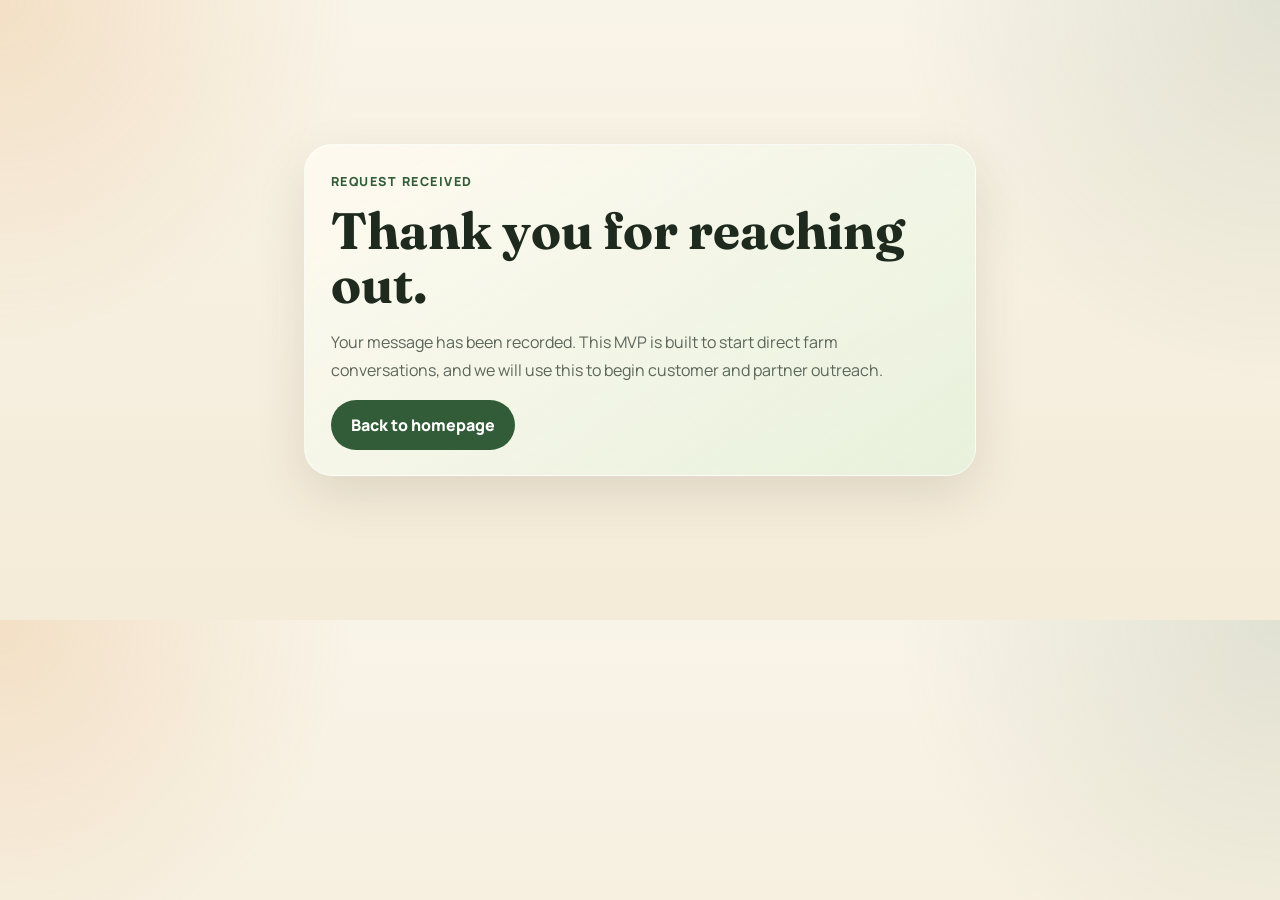
<file: thank-you.html>
<!DOCTYPE html>
<html lang="en">
<head>
  <meta charset="UTF-8">
  <meta name="viewport" content="width=device-width, initial-scale=1.0">
  <title>Thank You | Soil to Soul</title>
  <meta name="description" content="Thank you for contacting Soil to Soul.">
  <link rel="preconnect" href="https://fonts.googleapis.com">
  <link rel="preconnect" href="https://fonts.gstatic.com" crossorigin>
  <link href="https://fonts.googleapis.com/css2?family=Fraunces:wght@600;700&family=Manrope:wght@400;500;700&display=swap" rel="stylesheet">
  <link rel="stylesheet" href="styles.css">
</head>
<body>
  <main class="section">
    <div class="container">
      <div class="panel-card panel-main" style="max-width: 42rem; margin: 4rem auto;">
        <p class="eyebrow">Request received</p>
        <h1 style="font-size: clamp(2.4rem, 4vw, 4rem); max-width: 100%;">Thank you for reaching out.</h1>
        <p>
          Your message has been recorded. This MVP is built to start direct farm conversations,
          and we will use this to begin customer and partner outreach.
        </p>
        <a class="button" href="/index.html">Back to homepage</a>
      </div>
    </div>
  </main>
</body>
</html>
</file>
<file: styles.css>
:root {
  --bg: #f7f1e4;
  --bg-soft: #efe4cc;
  --card: rgba(255, 252, 245, 0.82);
  --ink: #1f2a1f;
  --muted: #5b665a;
  --line: rgba(44, 61, 44, 0.14);
  --leaf: #325c38;
  --leaf-deep: #22462d;
  --leaf-soft: #6b9366;
  --soil: #8d5a36;
  --accent: #d9822b;
  --dark: #183126;
  --dark-card: rgba(255, 255, 255, 0.08);
  --shadow: 0 18px 50px rgba(58, 44, 28, 0.12);
  --radius-xl: 28px;
  --radius-lg: 20px;
  --radius-md: 14px;
  --container: min(1120px, calc(100vw - 2rem));
}

* {
  box-sizing: border-box;
}

html {
  scroll-behavior: smooth;
}

body {
  margin: 0;
  font-family: "Manrope", sans-serif;
  color: var(--ink);
  background:
    radial-gradient(circle at top left, rgba(217, 130, 43, 0.18), transparent 22rem),
    radial-gradient(circle at top right, rgba(50, 92, 56, 0.12), transparent 24rem),
    linear-gradient(180deg, #f9f4e8 0%, #f4ebd8 100%);
}

img {
  display: block;
  max-width: 100%;
}

a {
  color: inherit;
  text-decoration: none;
}

button,
input,
select,
textarea {
  font: inherit;
}

textarea {
  resize: vertical;
}

.container {
  width: var(--container);
  margin: 0 auto;
}

.site-header {
  position: sticky;
  top: 0;
  z-index: 20;
  backdrop-filter: blur(14px);
  background: rgba(249, 244, 232, 0.76);
  border-bottom: 1px solid rgba(44, 61, 44, 0.08);
}

.nav-shell {
  display: flex;
  align-items: center;
  justify-content: space-between;
  gap: 1rem;
  padding: 1rem 0;
}

.brand {
  display: inline-flex;
  align-items: center;
  gap: 0.9rem;
}

.brand-mark {
  display: grid;
  place-items: center;
  width: 3rem;
  height: 3rem;
  border-radius: 1rem;
  background: linear-gradient(135deg, var(--leaf), #86aa79);
  color: #fff;
  font-weight: 800;
}

.brand-text {
  display: flex;
  flex-direction: column;
}

.brand-text strong {
  font-size: 1rem;
}

.brand-text small {
  color: var(--muted);
}

.site-nav {
  display: flex;
  align-items: center;
  gap: 1.25rem;
}

.site-nav a {
  color: var(--muted);
  font-weight: 700;
}

.nav-toggle {
  display: none;
  width: 3rem;
  height: 3rem;
  border: 1px solid var(--line);
  border-radius: 1rem;
  background: transparent;
  cursor: pointer;
}

.nav-toggle span {
  display: block;
  width: 1.1rem;
  height: 2px;
  margin: 0.22rem auto;
  background: var(--ink);
}

.hero {
  padding: 5rem 0 2rem;
}

.hero-grid,
.split-section,
.dashboard-grid,
.cta-card,
.footer-shell,
.proof-grid {
  display: grid;
  gap: 2rem;
}

.hero-grid {
  grid-template-columns: 1.15fr 0.85fr;
  align-items: center;
}

.eyebrow {
  margin: 0 0 0.75rem;
  text-transform: uppercase;
  letter-spacing: 0.12em;
  font-size: 0.78rem;
  color: var(--leaf);
  font-weight: 800;
}

.eyebrow-dark {
  color: #aed9b0;
}

h1,
h2,
h3 {
  margin: 0 0 1rem;
  font-family: "Fraunces", serif;
  line-height: 1.05;
}

h1 {
  font-size: clamp(2.8rem, 5vw, 5.3rem);
  max-width: 12ch;
}

h2 {
  font-size: clamp(2rem, 3vw, 3.2rem);
  max-width: 16ch;
}

h3 {
  font-size: 1.38rem;
}

p {
  margin: 0 0 1rem;
  color: var(--muted);
  line-height: 1.75;
}

.hero-text {
  max-width: 58ch;
}

.hero-actions {
  display: flex;
  flex-wrap: wrap;
  gap: 0.9rem;
  margin: 2rem 0 1.4rem;
}

.button {
  display: inline-flex;
  align-items: center;
  justify-content: center;
  min-height: 3rem;
  padding: 0.8rem 1.2rem;
  border-radius: 999px;
  border: 1px solid transparent;
  background: var(--leaf);
  color: #fff;
  font-weight: 800;
  cursor: pointer;
  transition: transform 160ms ease, background 160ms ease;
}

.button:hover {
  transform: translateY(-1px);
  background: var(--leaf-deep);
}

.button-small {
  min-height: 2.5rem;
  padding: 0.55rem 1rem;
}

.button-ghost {
  background: transparent;
  border-color: var(--line);
  color: var(--ink);
}

.button-ghost-dark {
  background: transparent;
  border-color: rgba(255, 255, 255, 0.22);
  color: #eff7ef;
}

.hero-highlights,
.checklist,
.batch-points {
  padding: 0;
  margin: 0;
  list-style: none;
}

.hero-highlights {
  display: flex;
  flex-wrap: wrap;
  gap: 0.75rem;
}

.hero-highlights li,
.produce-meta span {
  padding: 0.55rem 0.8rem;
  border-radius: 999px;
  background: rgba(255, 255, 255, 0.6);
  border: 1px solid rgba(44, 61, 44, 0.08);
  color: var(--ink);
  font-size: 0.92rem;
}

.hero-panel {
  display: grid;
  gap: 1rem;
}

.panel-card,
.mini-card,
.feature-card,
.timeline-card,
.traceability-box,
.proof-note,
.produce-card,
.dashboard-card,
.checklist-card,
.cta-card,
.faq-card,
.sensor-card {
  border-radius: var(--radius-xl);
  box-shadow: var(--shadow);
}

.panel-card {
  padding: 1.6rem;
  background: rgba(255, 252, 245, 0.86);
  border: 1px solid rgba(255, 255, 255, 0.6);
}

.panel-main {
  background: linear-gradient(145deg, rgba(255, 250, 241, 0.92), rgba(228, 242, 220, 0.78));
}

.panel-label,
.produce-tag {
  margin: 0 0 0.65rem;
  color: var(--soil);
  font-size: 0.8rem;
  font-weight: 800;
  text-transform: uppercase;
  letter-spacing: 0.08em;
}

.stat-row {
  display: grid;
  grid-template-columns: repeat(3, 1fr);
  gap: 0.75rem;
  margin-top: 1.4rem;
}

.stat-row strong {
  display: block;
  font-size: 1.7rem;
  font-family: "Fraunces", serif;
}

.stat-row span {
  color: var(--muted);
  font-size: 0.92rem;
}

.panel-note ul {
  margin: 0;
  padding-left: 1.15rem;
  line-height: 1.8;
  color: var(--muted);
}

.section {
  padding: 5rem 0;
}

.intro-strip {
  padding-top: 1rem;
}

.intro-cards,
.feature-grid,
.timeline-grid,
.produce-grid,
.sensor-grid,
.faq-grid,
.plot-metrics {
  display: grid;
  gap: 1rem;
}

.intro-cards {
  grid-template-columns: repeat(3, 1fr);
}

.mini-card,
.feature-card,
.timeline-card,
.produce-card,
.faq-card,
.proof-note {
  padding: 1.35rem;
  background: rgba(255, 250, 241, 0.78);
  border: 1px solid rgba(255, 255, 255, 0.7);
}

.section-tinted {
  background: linear-gradient(180deg, rgba(239, 228, 204, 0.45), rgba(239, 228, 204, 0.8));
}

.section-dark {
  background:
    radial-gradient(circle at top right, rgba(174, 217, 176, 0.14), transparent 18rem),
    linear-gradient(180deg, #183126 0%, #10261d 100%);
  color: #eff7ef;
}

.section-dark p,
.section-dark h2,
.section-dark h3,
.section-dark span,
.section-dark small {
  color: inherit;
}

.section-accent {
  padding-top: 2rem;
  padding-bottom: 5rem;
}

.split-section {
  grid-template-columns: 0.95fr 1.05fr;
  align-items: start;
}

.feature-grid {
  grid-template-columns: repeat(2, 1fr);
}

.timeline-grid {
  grid-template-columns: repeat(4, 1fr);
  margin-top: 2rem;
}

.timeline-card span {
  display: inline-flex;
  align-items: center;
  justify-content: center;
  width: 2.3rem;
  height: 2.3rem;
  margin-bottom: 1rem;
  border-radius: 999px;
  background: rgba(50, 92, 56, 0.12);
  color: var(--leaf);
  font-weight: 800;
}

.proof-grid {
  grid-template-columns: 1.2fr 0.8fr;
  margin-top: 2rem;
}

.land-layout {
  display: grid;
  grid-template-columns: 1.1fr 0.9fr;
  gap: 1.5rem;
  align-items: start;
  margin-top: 2rem;
}

.land-card,
.plot-panel {
  padding: 1.5rem;
  border-radius: var(--radius-xl);
  background: rgba(255, 250, 241, 0.8);
  border: 1px solid rgba(255, 255, 255, 0.7);
  box-shadow: var(--shadow);
}

.land-head {
  margin-bottom: 1.35rem;
}

.land-overview {
  display: flex;
  justify-content: space-between;
  gap: 1rem;
  align-items: end;
}

.land-overview p:last-child {
  max-width: 30rem;
}

.plot-chip-bar,
.land-stat-row {
  display: flex;
  flex-wrap: wrap;
  gap: 0.8rem;
}

.plot-chip-bar {
  margin-top: 1.35rem;
}

.plot-chip,
.land-stat-chip {
  border: 1px solid rgba(44, 61, 44, 0.1);
  background: rgba(255, 255, 255, 0.86);
  color: var(--muted);
  cursor: pointer;
}

.plot-chip {
  display: grid;
  gap: 0.25rem;
  padding: 0.95rem 1rem;
  border-radius: 1rem;
  font: inherit;
  font-weight: 800;
  text-align: left;
}

.plot-chip span {
  font-size: 0.78rem;
  font-weight: 700;
  color: var(--soil);
}

.plot-chip.is-active {
  border-color: rgba(50, 92, 56, 0.42);
  background: rgba(50, 92, 56, 0.1);
  color: var(--leaf);
}

.land-stat-row {
  margin-top: 1rem;
}

.land-stat-chip {
  display: inline-grid;
  gap: 0.3rem;
  padding: 0.95rem 1rem;
  border-radius: 1.1rem;
  font: inherit;
  text-align: left;
  min-width: 11rem;
  transition: border-color 180ms ease, background 180ms ease, transform 180ms ease, box-shadow 180ms ease;
}

.land-stat-chip:hover {
  border-color: rgba(50, 92, 56, 0.24);
  box-shadow: 0 12px 24px rgba(50, 92, 56, 0.08);
}

.land-stat-chip.is-active {
  border-color: rgba(50, 92, 56, 0.42);
  background: rgba(50, 92, 56, 0.1);
  box-shadow: 0 16px 28px rgba(50, 92, 56, 0.08);
  transform: translateY(-1px);
}

.land-stat-chip span {
  font-size: 0.76rem;
  font-weight: 800;
  letter-spacing: 0.08em;
  text-transform: uppercase;
  color: var(--soil);
}

.land-stat-chip strong {
  font-family: "Fraunces", serif;
  font-size: 1.05rem;
  color: var(--ink);
}

.land-diagram {
  margin-top: 1.5rem;
  padding: 1.35rem;
  border-radius: calc(var(--radius-xl) - 4px);
  background:
    linear-gradient(180deg, rgba(255, 255, 255, 0.9), rgba(244, 240, 232, 0.82)),
    repeating-linear-gradient(
      0deg,
      rgba(255, 255, 255, 0.1) 0,
      rgba(255, 255, 255, 0.1) 2px,
      transparent 2px,
      transparent 54px
    );
  border: 1px solid rgba(217, 206, 185, 0.92);
}

.land-diagram-head {
  display: flex;
  align-items: flex-start;
  justify-content: space-between;
  gap: 1rem;
  margin-bottom: 1rem;
}

.land-diagram-head .eyebrow {
  margin: 0 0 0.35rem;
}

.land-diagram-head p:last-child {
  margin: 0;
  max-width: 24rem;
}

.field-grid {
  display: grid;
  grid-template-columns: repeat(2, minmax(0, 1fr));
  gap: 0.75rem;
  aspect-ratio: 3 / 4;
  max-width: 24rem;
  margin: 0 auto;
  padding: 1rem;
}

.plot-zone {
  min-height: 9rem;
  padding: 1rem;
  border: 1px solid rgba(217, 206, 185, 0.88);
  border-radius: 1.2rem;
  background: rgba(255, 255, 255, 0.92);
  color: var(--ink);
  box-shadow: 0 12px 24px rgba(50, 44, 31, 0.12);
  cursor: pointer;
  transition: transform 180ms ease, background 180ms ease, border-color 180ms ease;
}

.plot-zone:hover,
.plot-zone:focus-visible {
  transform: translateY(-2px);
  background: rgba(255, 248, 235, 0.95);
  border-color: rgba(141, 90, 54, 0.35);
  outline: none;
}

.plot-zone.is-active {
  background: linear-gradient(145deg, rgba(50, 92, 56, 0.92), rgba(126, 168, 104, 0.9));
  border-color: rgba(50, 92, 56, 0.54);
  color: #fff;
}

.plot-zone > span {
  display: block;
}

.plot-zone-label {
  font-family: "Fraunces", serif;
  font-size: 2rem;
  margin-bottom: 0.3rem;
}

.plot-zone-note {
  font-size: 0.92rem;
  font-weight: 700;
}

.land-caption {
  display: flex;
  flex-wrap: wrap;
  gap: 1rem;
  margin-top: 1.25rem;
}

.plot-panel-shell,
.plot-details-shell {
  display: grid;
  gap: 1rem;
}

.plot-panel-head {
  display: flex;
  align-items: flex-start;
  justify-content: space-between;
  gap: 1rem;
}

.plot-panel-head h3 {
  margin-bottom: 0.35rem;
}

.plot-panel-head p {
  margin-bottom: 0;
}

.plot-nav {
  display: inline-flex;
  align-items: center;
  gap: 0.65rem;
}

.plot-nav-button {
  width: 2.9rem;
  min-width: 2.9rem;
  height: 2.9rem;
  padding: 0;
  border-radius: 999px;
}

.plot-index {
  min-width: 5.2rem;
  justify-content: center;
}

.plot-scope {
  margin: -0.2rem 0 0;
  color: var(--muted);
  line-height: 1.65;
}

.plot-metrics {
  grid-template-columns: repeat(2, 1fr);
}

.plot-metrics article,
.plot-details > div {
  padding: 1rem;
  border-radius: var(--radius-md);
  background: rgba(255, 255, 255, 0.58);
  border: 1px solid rgba(44, 61, 44, 0.08);
}

.plot-metrics span,
.plot-label {
  display: block;
  margin-bottom: 0.45rem;
  color: var(--soil);
  font-size: 0.8rem;
  font-weight: 800;
  letter-spacing: 0.08em;
  text-transform: uppercase;
}

.plot-metrics strong {
  font-family: "Fraunces", serif;
  font-size: 1.45rem;
}

.plot-details {
  display: grid;
  gap: 0.85rem;
}

.plot-details p {
  margin: 0;
}

.plot-details-shell {
  padding: 1rem;
  border-radius: 1.4rem;
  border: 1px solid rgba(217, 206, 185, 0.92);
  background: rgba(255, 255, 255, 0.7);
}

.plot-details-head {
  display: flex;
  align-items: center;
  justify-content: space-between;
  gap: 1rem;
}

.plot-details-head .eyebrow {
  margin: 0;
}

.traceability-box {
  display: grid;
  grid-template-columns: 1fr 1fr;
  gap: 1rem;
  padding: 1.5rem;
  background: rgba(255, 255, 255, 0.6);
  border: 1px solid rgba(44, 61, 44, 0.08);
}

.batch-points li,
.checklist li {
  position: relative;
  padding-left: 1.4rem;
  margin-bottom: 0.85rem;
  color: var(--muted);
  line-height: 1.65;
}

.batch-points li::before,
.checklist li::before {
  content: "";
  position: absolute;
  left: 0;
  top: 0.7rem;
  width: 0.45rem;
  height: 0.45rem;
  border-radius: 999px;
  background: var(--leaf);
}

.section-heading {
  max-width: 56rem;
}

.produce-grid {
  grid-template-columns: repeat(3, 1fr);
  margin-top: 2rem;
}

.produce-card {
  display: flex;
  flex-direction: column;
  justify-content: space-between;
  min-height: 16rem;
}

.produce-top {
  margin-bottom: 1rem;
}

.produce-meta {
  display: flex;
  flex-wrap: wrap;
  gap: 0.6rem;
}

.dashboard-grid {
  grid-template-columns: 0.9fr 1.1fr;
  align-items: start;
}

.legend {
  display: flex;
  flex-wrap: wrap;
  gap: 1rem;
  margin-top: 1.5rem;
}

.dot {
  display: inline-block;
  width: 0.7rem;
  height: 0.7rem;
  margin-right: 0.45rem;
  border-radius: 999px;
}

.dot-green {
  background: #7ed890;
}

.dot-amber {
  background: #e3b35a;
}

.dot-blue {
  background: #7dc3ff;
}

.dashboard-card {
  padding: 1.5rem;
  background: var(--dark-card);
  border: 1px solid rgba(255, 255, 255, 0.08);
}

.dashboard-head {
  display: flex;
  justify-content: space-between;
  gap: 1rem;
  align-items: center;
  margin-bottom: 1rem;
}

.sensor-grid {
  grid-template-columns: repeat(2, 1fr);
}

.sensor-card {
  padding: 1rem;
  background: rgba(255, 255, 255, 0.06);
  border: 1px solid rgba(255, 255, 255, 0.08);
}

.sensor-card strong {
  display: block;
  margin: 0.5rem 0;
  font-size: 2rem;
  font-family: "Fraunces", serif;
}

.activity-feed {
  margin-top: 1rem;
  display: grid;
  gap: 0.75rem;
}

.feed-item {
  display: grid;
  grid-template-columns: auto 1fr;
  gap: 1rem;
  padding: 0.9rem 0;
  border-top: 1px solid rgba(255, 255, 255, 0.08);
}

.feed-item p {
  margin: 0;
}

.feed-time {
  font-weight: 800;
  color: #aed9b0;
}

.checklist-card {
  padding: 1.6rem;
  background: linear-gradient(145deg, rgba(255, 250, 241, 0.82), rgba(241, 235, 221, 0.94));
  border: 1px solid rgba(255, 255, 255, 0.6);
}

.faq-grid {
  grid-template-columns: repeat(3, 1fr);
  margin-top: 2rem;
}

.faq-card p,
.proof-note p {
  margin-bottom: 0;
}

.land-preview-card {
  display: grid;
  grid-template-columns: 1.05fr 0.95fr;
  gap: 1.5rem;
  align-items: center;
  padding: 1.6rem;
  border-radius: var(--radius-xl);
  background: rgba(255, 250, 241, 0.82);
  border: 1px solid rgba(255, 255, 255, 0.7);
  box-shadow: var(--shadow);
}

.land-preview-actions {
  display: grid;
  gap: 0.85rem;
  justify-items: start;
}

.land-preview-actions p {
  margin: 0;
}

.land-page-shell {
  min-height: calc(100vh - 5rem);
}

.land-page-hero,
.ops-grid,
.land-flow,
.whole-land-grid {
  display: grid;
  gap: 1.5rem;
}

.land-page-hero {
  grid-template-columns: 1.15fr 0.85fr;
  align-items: stretch;
}

.ops-grid {
  grid-template-columns: repeat(3, 1fr);
}

.land-flow {
  grid-template-columns: 1fr;
}

.land-flow-card {
  padding: 1.6rem;
  border-radius: var(--radius-xl);
  background: rgba(255, 250, 241, 0.84);
  border: 1px solid rgba(255, 255, 255, 0.7);
  box-shadow: var(--shadow);
}

.land-flow-intro h1 {
  max-width: 14ch;
}

.section-heading-tight {
  margin-bottom: 1.25rem;
}

.whole-land-grid {
  grid-template-columns: repeat(4, 1fr);
  margin-top: 1.4rem;
}

.whole-land-metric {
  padding: 1rem;
  border-radius: 1.2rem;
  background: rgba(255, 255, 255, 0.8);
  border: 1px solid rgba(44, 61, 44, 0.08);
}

.whole-land-metric span {
  display: block;
  margin-bottom: 0.35rem;
  font-size: 0.8rem;
  font-weight: 800;
  letter-spacing: 0.08em;
  text-transform: uppercase;
  color: var(--soil);
}

.whole-land-metric strong {
  font-family: "Fraunces", serif;
  font-size: 1.2rem;
}

.land-map-sheet {
  padding-bottom: 1.2rem;
}

.land-diagram-sheet {
  margin-top: 1rem;
}

.selected-area-card .plot-details {
  margin-top: 1rem;
}

.plan-timeline {
  display: grid;
  gap: 0.85rem;
  padding: 0;
  margin: 1rem 0 0;
  list-style: none;
}

.plan-timeline li {
  position: relative;
  padding: 0.95rem 1rem 0.95rem 1.4rem;
  border-radius: 1rem;
  background: rgba(255, 255, 255, 0.76);
  border: 1px solid rgba(44, 61, 44, 0.08);
  color: var(--muted);
  line-height: 1.7;
}

.plan-timeline li::before {
  content: "";
  position: absolute;
  left: 0.8rem;
  top: 1.25rem;
  width: 0.42rem;
  height: 0.42rem;
  border-radius: 999px;
  background: var(--leaf);
}

.ai-ops-card,
.ai-ops-grid {
  display: grid;
  gap: 1rem;
}

.ai-action-planner,
.ai-plan-grid {
  display: grid;
  gap: 1rem;
}

.project-notes-shell {
  display: grid;
  gap: 0.9rem;
  margin-bottom: 1rem;
}

.project-heading-card {
  display: grid;
  grid-template-columns: 1.1fr 0.9fr;
  gap: 1rem;
  padding: 1rem;
  border-radius: 1rem;
  background: rgba(255, 255, 255, 0.82);
  border: 1px solid rgba(44, 61, 44, 0.08);
}

.project-heading-card h3 {
  margin-bottom: 0.4rem;
}

.project-heading-card p {
  margin: 0;
}

.project-heading-actions {
  display: grid;
  gap: 0.75rem;
  align-content: start;
}

.project-context-preview {
  display: grid;
  grid-template-columns: repeat(4, minmax(0, 1fr));
  gap: 0.75rem;
  margin-top: 1rem;
}

.project-context-chip {
  padding: 0.85rem 0.95rem;
  border-radius: 0.9rem;
  background: rgba(244, 240, 232, 0.78);
  border: 1px solid rgba(44, 61, 44, 0.08);
}

.project-context-chip span {
  display: block;
  margin-bottom: 0.35rem;
  font-size: 0.75rem;
  font-weight: 800;
  letter-spacing: 0.08em;
  text-transform: uppercase;
  color: var(--soil);
}

.project-context-chip strong {
  color: var(--leaf-deep);
  line-height: 1.5;
}

.project-heading-input {
  display: grid;
  gap: 0.45rem;
}

.project-heading-input span {
  font-size: 0.8rem;
  font-weight: 800;
  letter-spacing: 0.08em;
  text-transform: uppercase;
  color: var(--soil);
}

.project-heading-input input {
  width: 100%;
  min-height: 3rem;
  padding: 0.8rem 1rem;
  border: 1px solid rgba(44, 61, 44, 0.12);
  border-radius: 0.9rem;
  background: rgba(255, 255, 255, 0.96);
  color: var(--ink);
}

.project-heading-input textarea {
  width: 100%;
  min-height: 7rem;
  padding: 0.85rem 1rem;
  border: 1px solid rgba(44, 61, 44, 0.12);
  border-radius: 0.9rem;
  background: rgba(255, 255, 255, 0.96);
  color: var(--ink);
}

.project-fixed-location {
  margin: 0;
  padding: 0.9rem 1rem;
  border-radius: 0.9rem;
  background: rgba(244, 240, 232, 0.68);
  border: 1px solid rgba(44, 61, 44, 0.08);
}

.project-heading-meta {
  display: flex;
  flex-wrap: wrap;
  gap: 0.6rem;
}

.note-box-grid {
  display: grid;
  grid-template-columns: 1fr;
  gap: 1rem;
  align-items: start;
}

.note-box-card {
  display: grid;
  grid-template-columns: 1fr auto;
  grid-template-areas:
    "head toggle"
    "input input"
    "actions actions"
    "history history";
  gap: 0.85rem 1rem;
  padding: 1rem;
  border-radius: 1rem;
  background: rgba(255, 255, 255, 0.78);
  border: 1px solid rgba(44, 61, 44, 0.08);
}

.note-box-head {
  grid-area: head;
  display: block;
}

.note-box-head h3 {
  margin-bottom: 0.25rem;
}

.note-box-head p,
.note-save-status {
  margin: 0;
}

.note-input-wrap {
  grid-area: input;
  display: grid;
  gap: 0.45rem;
}

.note-input-wrap span {
  font-size: 0.8rem;
  font-weight: 800;
  letter-spacing: 0.08em;
  text-transform: uppercase;
  color: var(--soil);
}

.note-input-wrap textarea {
  width: 100%;
  min-height: 7rem;
  padding: 0.85rem 1rem;
  border: 1px solid rgba(44, 61, 44, 0.12);
  border-radius: 0.9rem;
  background: rgba(255, 255, 255, 0.94);
  color: var(--ink);
}

.note-box-actions {
  grid-area: actions;
  display: grid;
  gap: 0.6rem;
}

.note-history-panel {
  grid-area: history;
  display: grid;
  gap: 0.65rem;
}

.note-history-toggle {
  grid-area: toggle;
  align-self: start;
  justify-self: end;
  min-height: 2.4rem;
  padding: 0.55rem 0.85rem;
  font-size: 0.85rem;
}

.note-history-entry {
  padding: 0.85rem 0.95rem;
  border-radius: 0.9rem;
  background: rgba(244, 240, 232, 0.78);
  border: 1px solid rgba(44, 61, 44, 0.08);
}

.note-history-meta {
  display: block;
  margin-bottom: 0.35rem;
  font-size: 0.78rem;
  font-weight: 800;
  letter-spacing: 0.06em;
  text-transform: uppercase;
  color: var(--soil);
}

.note-history-project {
  display: block;
  margin-bottom: 0.35rem;
  color: var(--leaf-deep);
  font-size: 0.92rem;
}

.note-history-empty {
  padding: 0.85rem 0.95rem;
  border-radius: 0.9rem;
  background: rgba(244, 240, 232, 0.58);
  border: 1px dashed rgba(44, 61, 44, 0.16);
  color: var(--muted);
}

.ai-ops-head {
  display: flex;
  align-items: flex-start;
  justify-content: space-between;
  gap: 1rem;
}

.ai-action-head {
  display: flex;
  align-items: flex-start;
  justify-content: space-between;
  gap: 1rem;
  padding-top: 0.35rem;
  border-top: 1px solid rgba(44, 61, 44, 0.08);
}

.ai-ops-grid {
  grid-template-columns: repeat(3, 1fr);
}

.ai-plan-grid {
  grid-template-columns: repeat(2, 1fr);
}

.ai-chip-card,
.ai-output-card,
.ai-plan-card,
.ai-plan-timeline-card {
  padding: 1rem;
  border-radius: 1rem;
  background: rgba(255, 255, 255, 0.78);
  border: 1px solid rgba(44, 61, 44, 0.08);
}

.ai-chip-card span {
  display: block;
  margin-bottom: 0.35rem;
  font-size: 0.8rem;
  font-weight: 800;
  letter-spacing: 0.08em;
  text-transform: uppercase;
  color: var(--soil);
}

.ai-chip-card strong {
  font-family: "Fraunces", serif;
  font-size: 1.1rem;
}

.ai-output-head {
  display: flex;
  align-items: center;
  justify-content: space-between;
  gap: 1rem;
  margin-bottom: 0.75rem;
}

.ai-output-card p {
  margin: 0;
}

.ai-plan-card span {
  display: block;
  margin-bottom: 0.35rem;
  font-size: 0.8rem;
  font-weight: 800;
  letter-spacing: 0.08em;
  text-transform: uppercase;
  color: var(--soil);
}

.ai-plan-card p,
.ai-plan-timeline-card p {
  margin: 0;
}

.ops-card {
  padding: 1.35rem;
  border-radius: var(--radius-xl);
  background: rgba(255, 250, 241, 0.78);
  border: 1px solid rgba(255, 255, 255, 0.7);
  box-shadow: var(--shadow);
}

.cta-card {
  grid-template-columns: 1.1fr 0.9fr;
  align-items: center;
  padding: 2rem;
  background: linear-gradient(135deg, #25452b, #9b6333);
  color: #fff;
}

.cta-card p,
.cta-card h2,
.cta-card .eyebrow {
  color: inherit;
}

.interest-form {
  display: grid;
  gap: 0.9rem;
  padding: 1.5rem;
  border-radius: var(--radius-lg);
  background: rgba(255, 255, 255, 0.12);
}

.interest-form label {
  display: grid;
  gap: 0.4rem;
  font-weight: 700;
}

.interest-form input,
.interest-form select,
.interest-form textarea {
  width: 100%;
  padding: 0.85rem 1rem;
  border: 1px solid rgba(255, 255, 255, 0.25);
  border-radius: 0.9rem;
  background: rgba(255, 255, 255, 0.12);
  color: #fff;
}

.interest-form input::placeholder,
.interest-form textarea::placeholder {
  color: rgba(255, 255, 255, 0.74);
}

.interest-form option {
  color: #111;
}

.hidden-field {
  position: absolute;
  left: -9999px;
}

.site-footer {
  padding: 1.8rem 0 2.4rem;
}

.footer-shell {
  grid-template-columns: 1fr auto;
  align-items: center;
  border-top: 1px solid rgba(44, 61, 44, 0.1);
  padding-top: 1rem;
}

@media (max-width: 960px) {
  .hero-grid,
  .split-section,
  .dashboard-grid,
  .cta-card,
  .proof-grid,
  .land-layout,
  .land-preview-card,
  .land-page-hero,
  .traceability-box,
  .footer-shell {
    grid-template-columns: 1fr;
  }

  .intro-cards,
  .timeline-grid,
  .produce-grid,
  .faq-grid,
  .ops-grid,
  .ai-ops-grid,
  .ai-plan-grid,
  .whole-land-grid {
    grid-template-columns: repeat(2, 1fr);
  }

  .note-box-grid {
    grid-template-columns: 1fr;
  }

  .project-heading-card {
    grid-template-columns: 1fr;
  }

  .project-context-preview {
    grid-template-columns: 1fr;
  }
}

@media (max-width: 760px) {
  .nav-toggle {
    display: inline-block;
  }

  .site-nav {
    position: absolute;
    top: calc(100% + 0.5rem);
    left: 1rem;
    right: 1rem;
    display: none;
    flex-direction: column;
    align-items: stretch;
    padding: 1rem;
    border-radius: 1.2rem;
    background: rgba(255, 250, 241, 0.97);
    border: 1px solid rgba(44, 61, 44, 0.08);
    box-shadow: var(--shadow);
  }

  .site-nav.is-open {
    display: flex;
  }

  .intro-cards,
  .feature-grid,
  .timeline-grid,
  .produce-grid,
  .sensor-grid,
  .faq-grid,
  .ops-grid,
  .ai-ops-grid,
  .ai-plan-grid,
  .whole-land-grid,
  .stat-row,
  .plot-metrics {
    grid-template-columns: 1fr;
  }

  .note-box-grid {
    grid-template-columns: 1fr;
  }

  .ai-ops-head,
  .ai-action-head,
  .ai-output-head,
  .note-box-head {
    flex-direction: column;
  }

  .note-box-card {
    grid-template-columns: 1fr;
    grid-template-areas:
      "head"
      "toggle"
      "input"
      "actions"
      "history";
  }

  .note-history-toggle {
    justify-self: start;
  }

  .land-overview {
    flex-direction: column;
    align-items: start;
  }

  .field-grid {
    max-width: 18rem;
  }

  .plot-zone {
    min-height: 7.5rem;
  }

  .plot-panel-head,
  .plot-details-head,
  .land-diagram-head {
    flex-direction: column;
  }

  .hero {
    padding-top: 3.5rem;
  }

  h1,
  h2 {
    max-width: 100%;
  }

  .section {
    padding: 4rem 0;
  }
}
</file>
